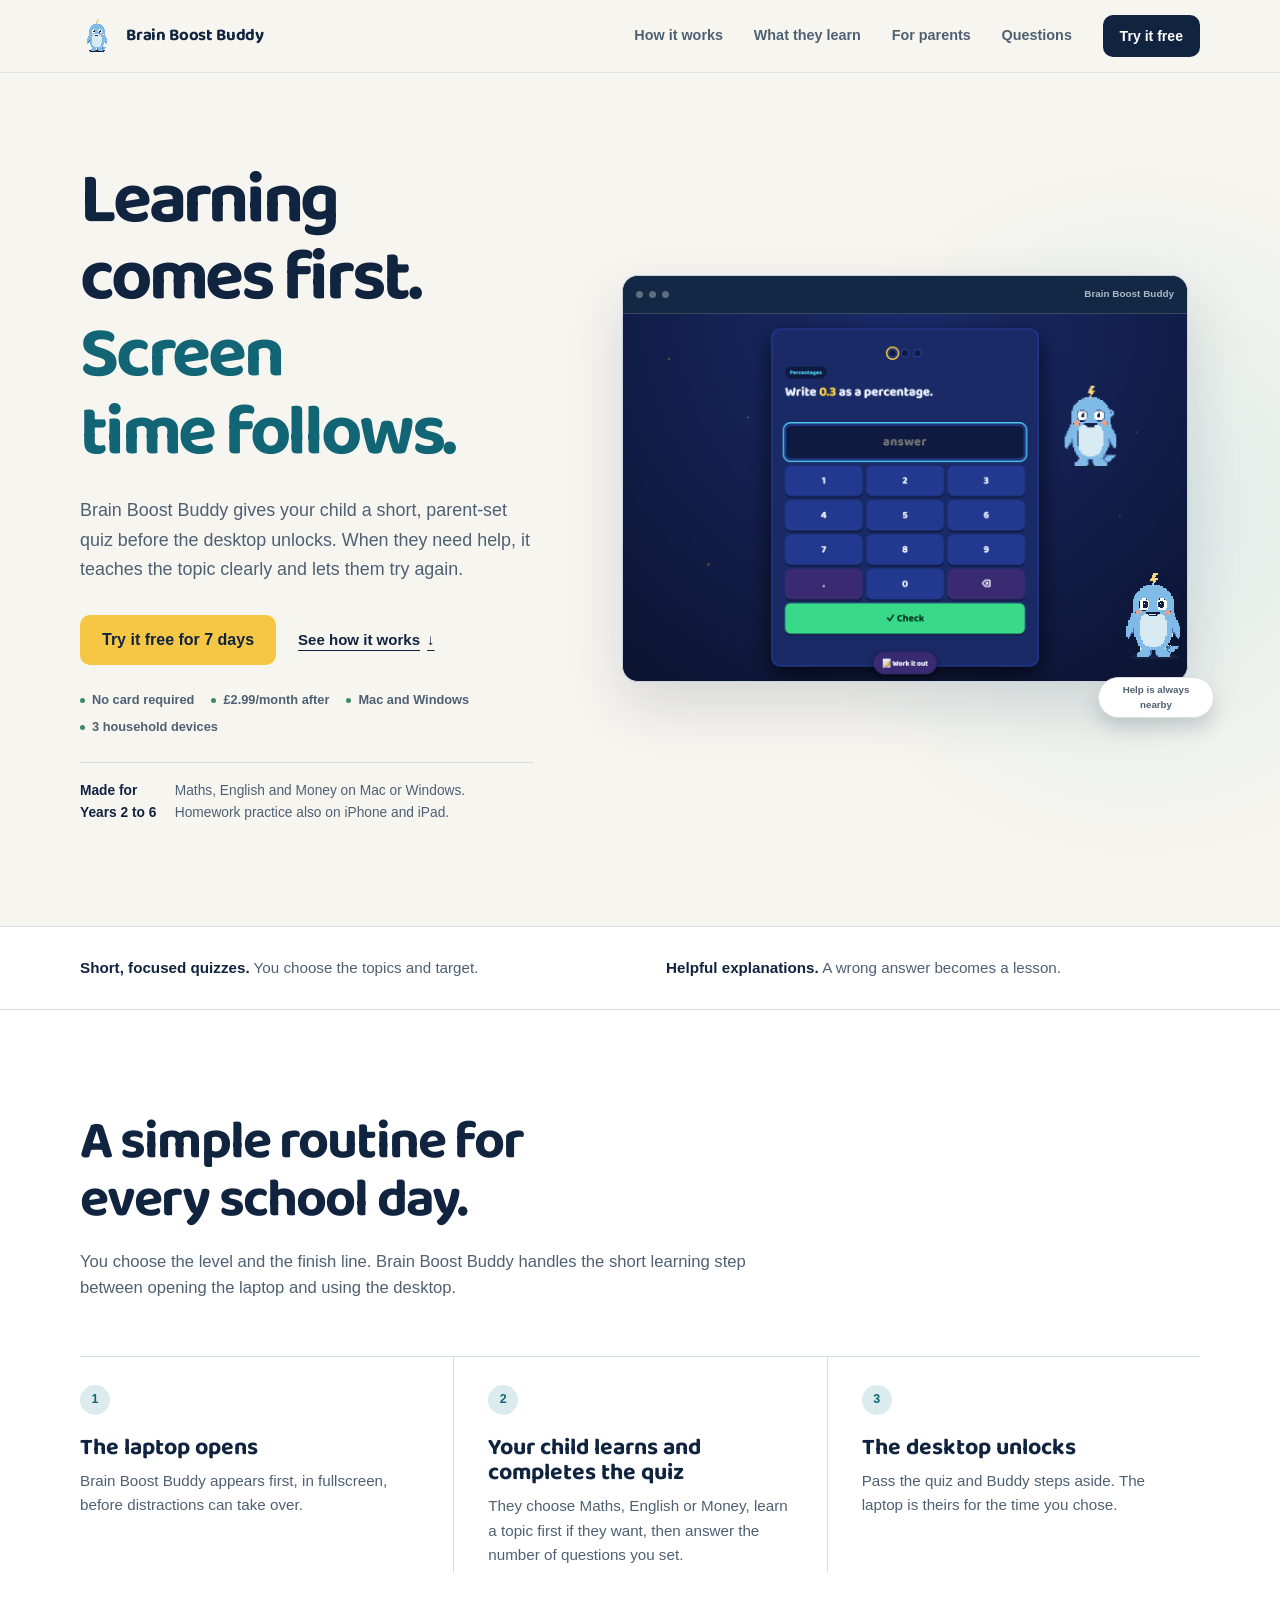
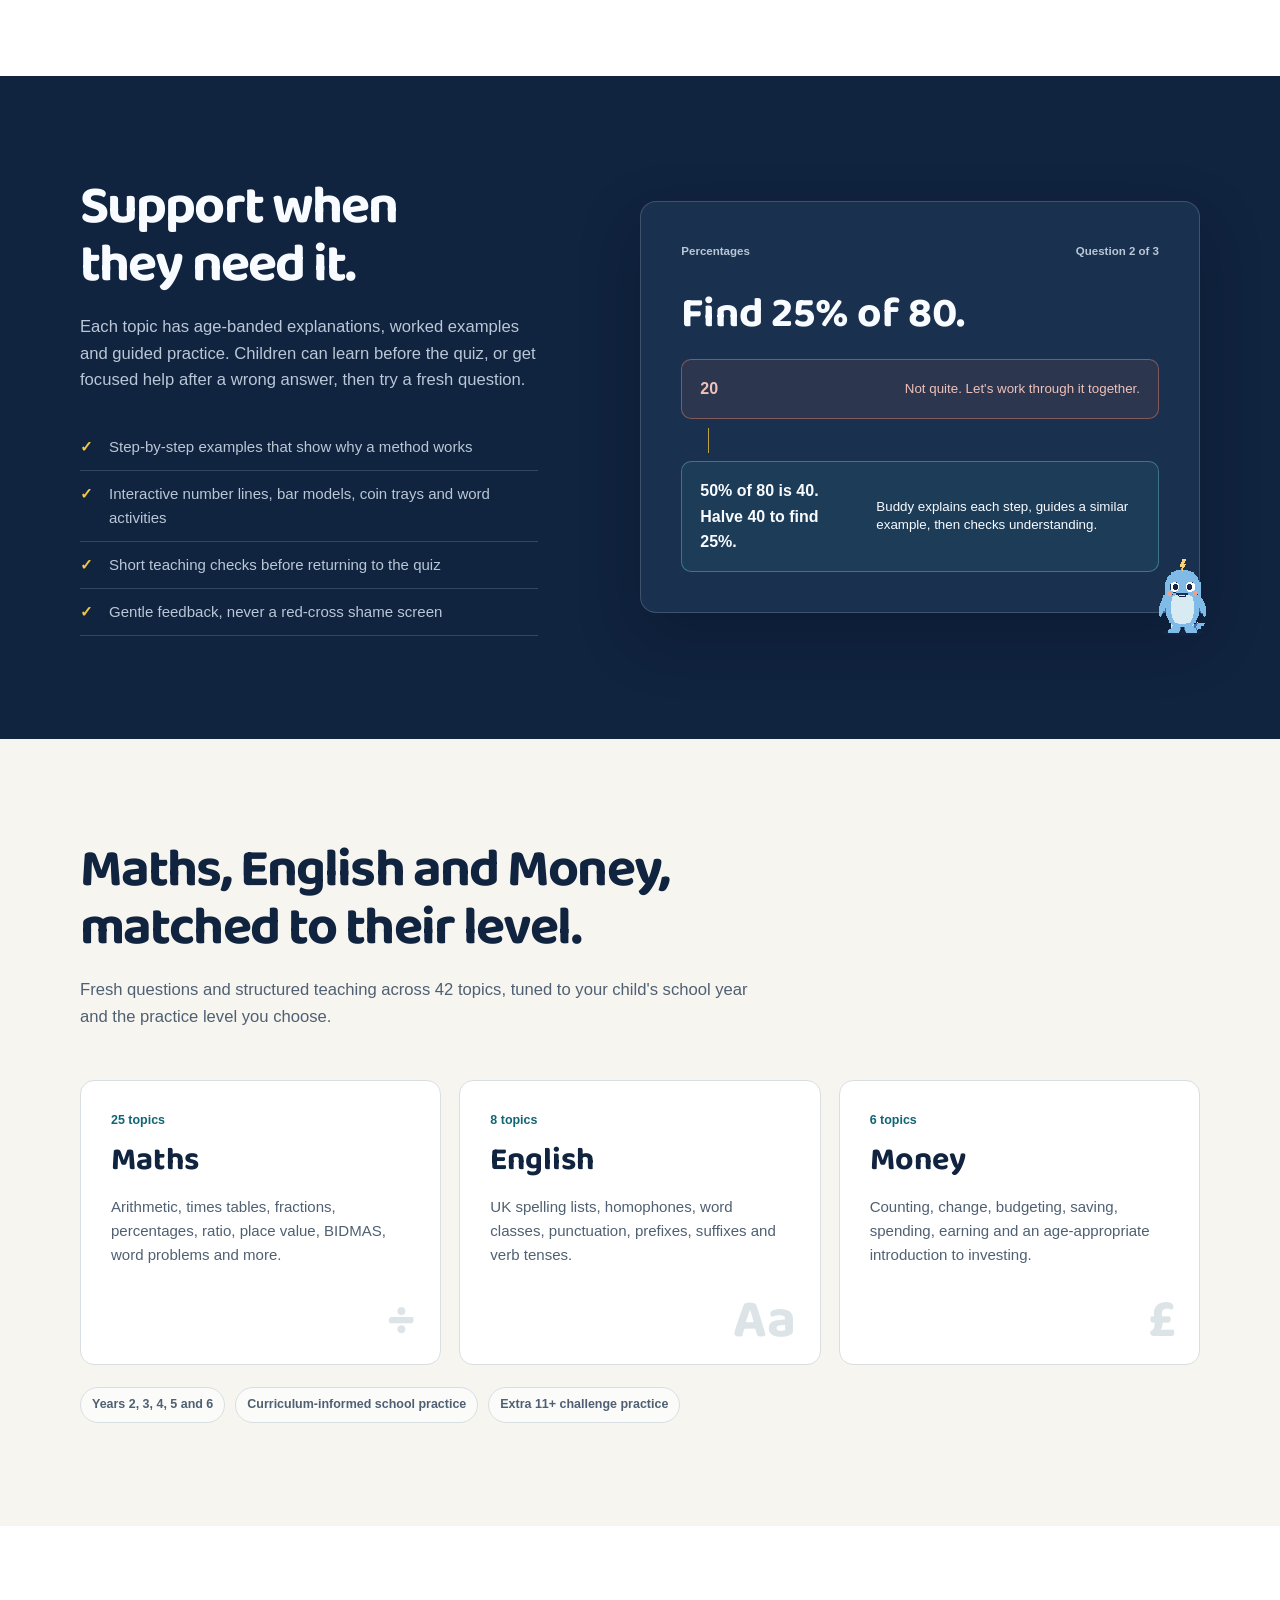
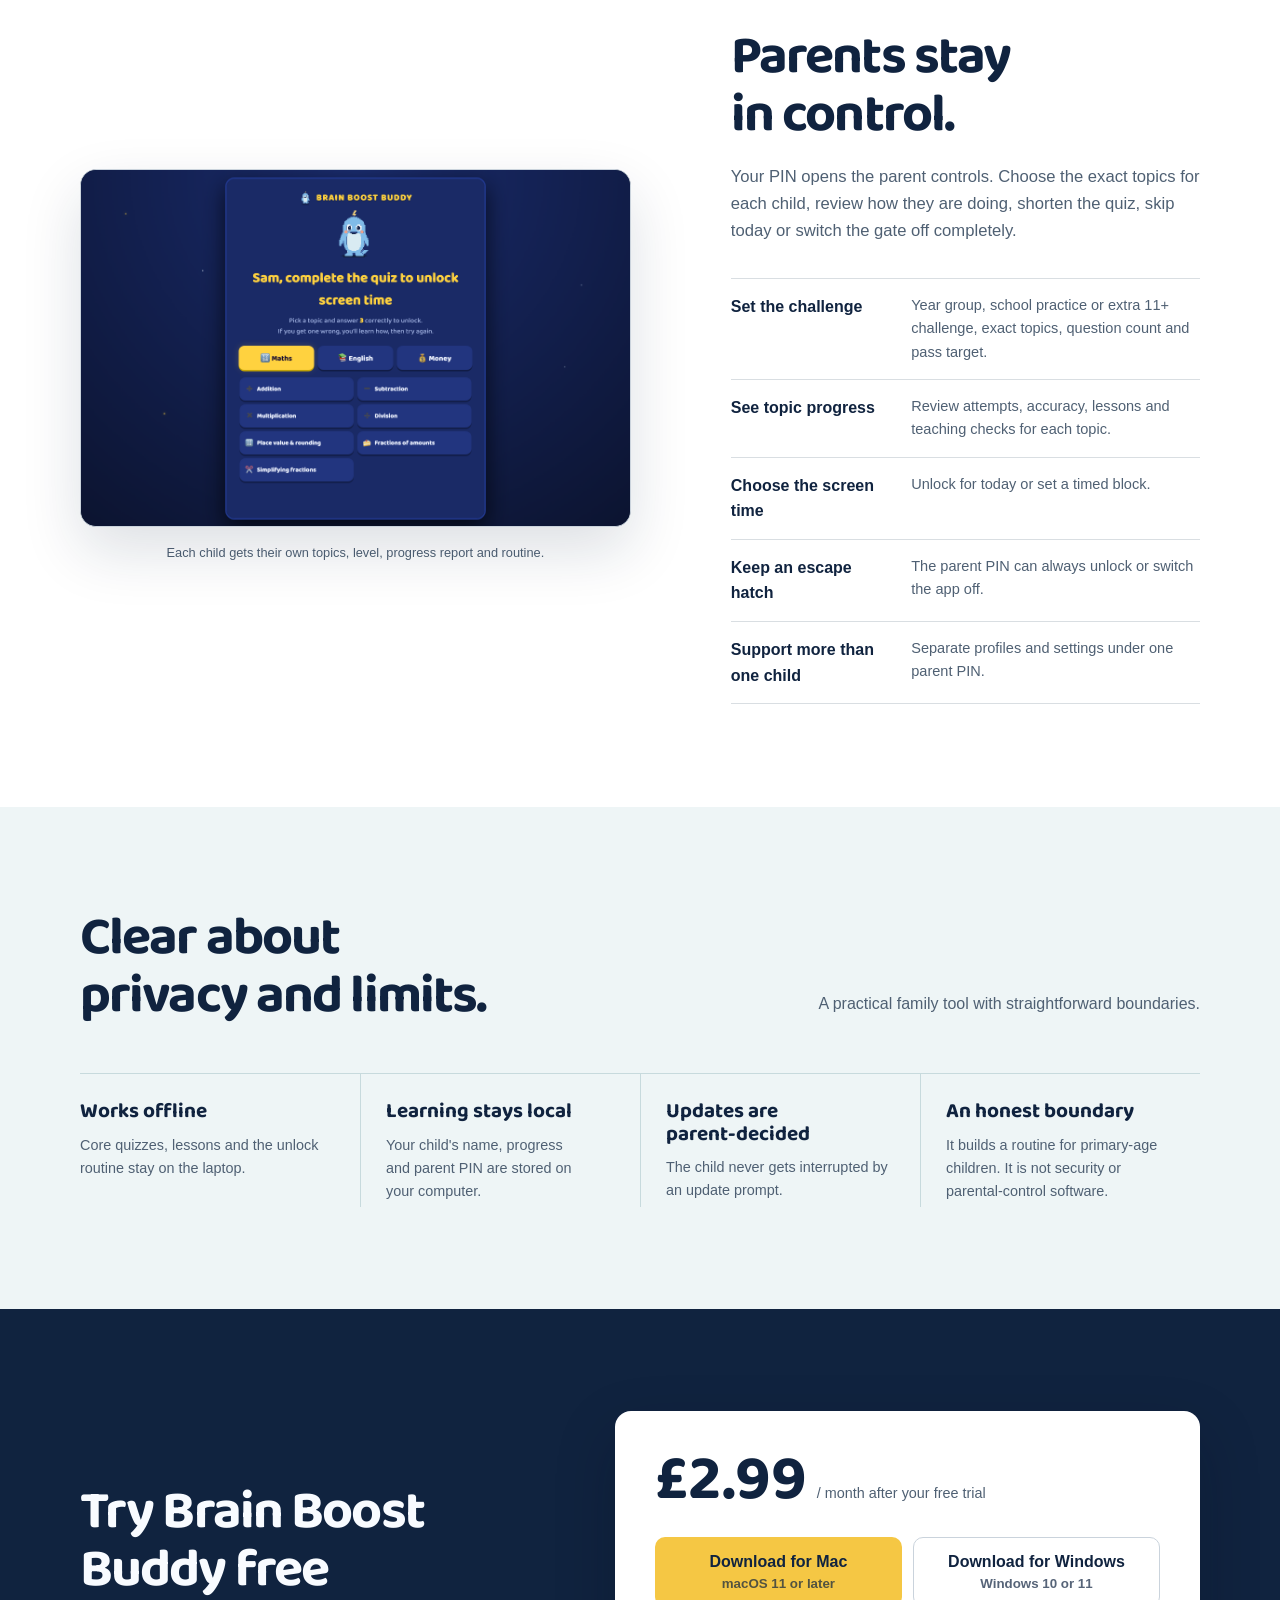
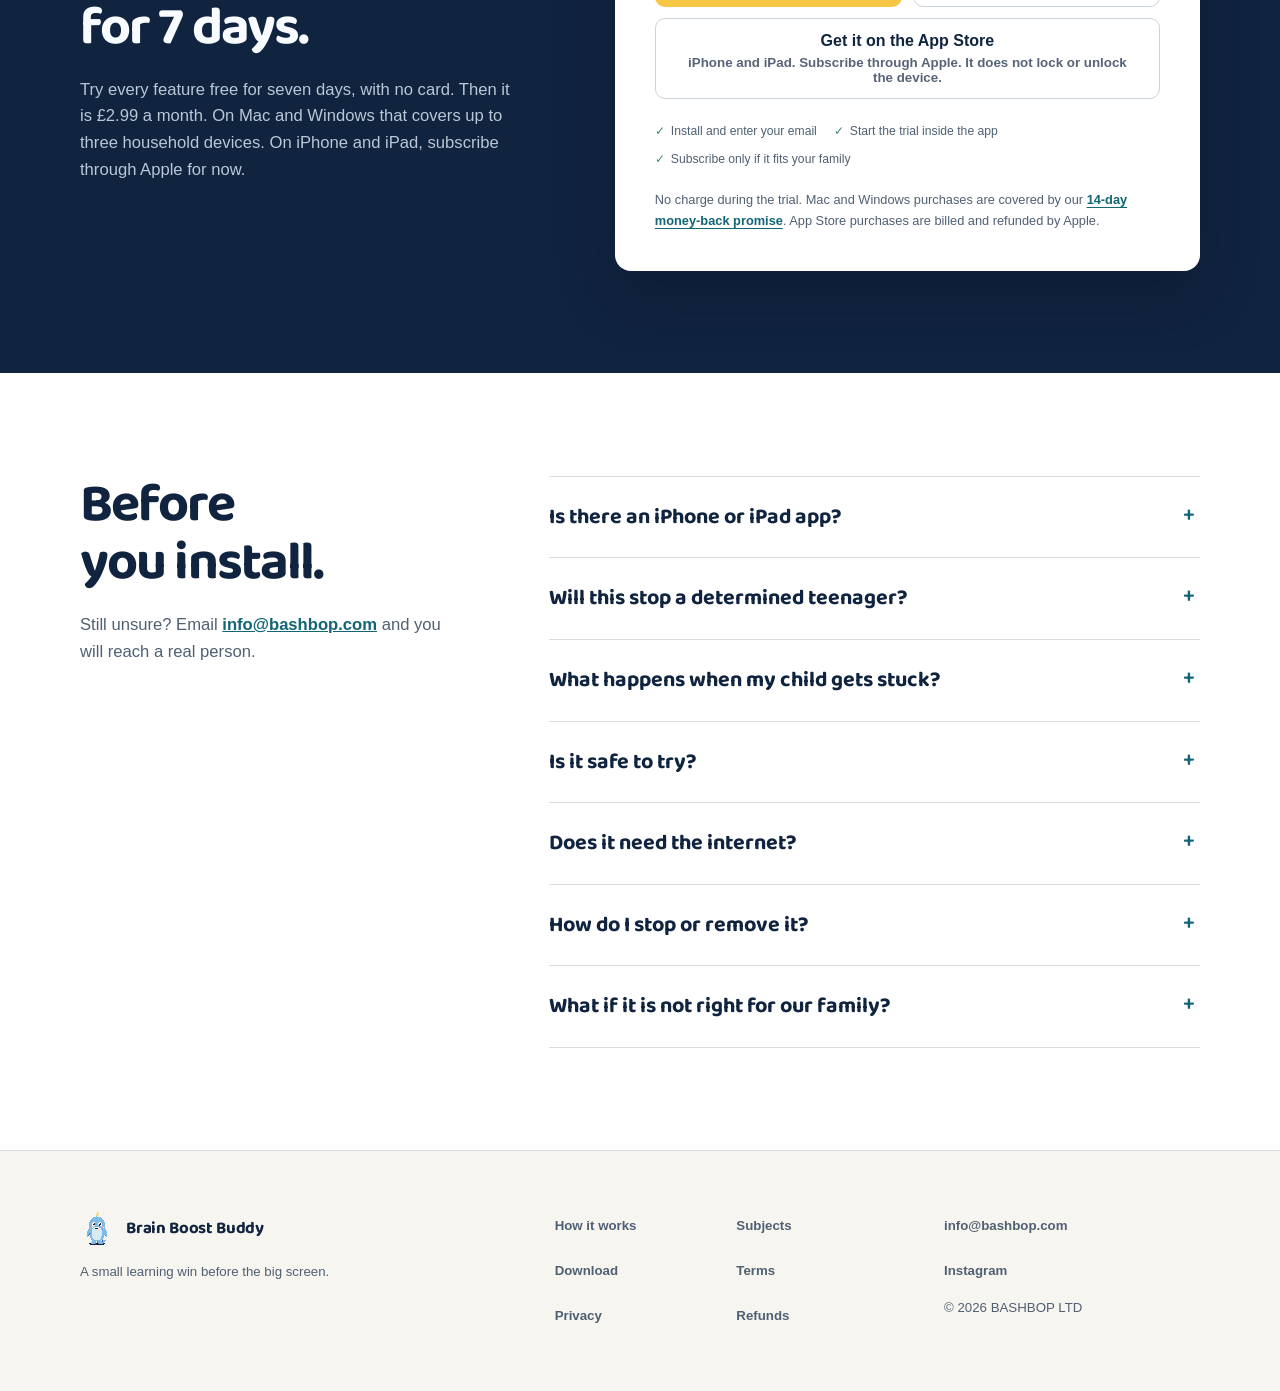
<file: index.html>
<!doctype html>
<html lang="en-GB">
<head>
  <meta charset="utf-8">
  <!-- Google Tag Manager -->
  <script>(function(w,d,s,l,i){w[l]=w[l]||[];w[l].push({'gtm.start':
  new Date().getTime(),event:'gtm.js'});var f=d.getElementsByTagName(s)[0],
  j=d.createElement(s),dl=l!='dataLayer'?'&l='+l:'';j.async=true;j.src=
  'https://www.googletagmanager.com/gtm.js?id='+i+dl;f.parentNode.insertBefore(j,f);
  })(window,document,'script','dataLayer','GTM-KLPVMC8H');</script>
  <!-- End Google Tag Manager -->
  <meta name="viewport" content="width=device-width, initial-scale=1">
  <meta name="theme-color" content="#f8f3e8">
  <meta name="description" content="Brain Boost Buddy is a Mac and Windows learning gate for Years 2 to 6. Children practise Maths, English and Money, get guided teaching, then unlock the desktop when they pass.">
  <meta property="og:title" content="Brain Boost Buddy: learning before screen time">
  <meta property="og:description" content="Parent-set quizzes, clear teaching and progress reports before the desktop unlocks. Seven days free, then £2.99 a month for the household.">
  <meta property="og:type" content="website">
  <meta property="og:url" content="https://brainboostbuddy.com/">
  <meta property="og:image" content="https://brainboostbuddy.com/media/social-card.png">
  <meta property="og:image:width" content="1200">
  <meta property="og:image:height" content="630">
  <meta name="twitter:card" content="summary_large_image">
  <meta name="twitter:title" content="Brain Boost Buddy: learning before screen time">
  <meta name="twitter:description" content="Parent-set quizzes, clear teaching and progress reports before the desktop unlocks. Seven days free.">
  <meta name="twitter:image" content="https://brainboostbuddy.com/media/social-card.png">
  <title>Brain Boost Buddy: learning before screen time</title>
  <link rel="icon" type="image/svg+xml" href="logo-mark.svg" sizes="any">
  <link rel="icon" type="image/png" href="icon.png" sizes="1024x1024">
  <link rel="stylesheet" href="site.css?v=20260904-ios-live">
  <script src="site.js?v=20260904-ios-live" defer></script>
</head>
<body>
  <!-- Google Tag Manager (noscript) -->
  <noscript><iframe src="https://www.googletagmanager.com/ns.html?id=GTM-KLPVMC8H"
  height="0" width="0" style="display:none;visibility:hidden"></iframe></noscript>
  <!-- End Google Tag Manager (noscript) -->

  <a class="skip-link" href="#main">Skip to content</a>

  <header class="site-header" data-header>
    <div class="shell nav-shell">
      <a class="wordmark" href="#top" aria-label="Brain Boost Buddy home">
        <img src="logo-mark.svg" alt="" width="36" height="36">
        <span>Brain Boost Buddy</span>
      </a>

      <button class="menu-button" type="button" aria-expanded="false" aria-controls="primary-nav" data-menu-button>
        <span class="menu-label">Menu</span>
        <span class="menu-lines" aria-hidden="true"><i></i><i></i></span>
      </button>

      <nav class="primary-nav" id="primary-nav" aria-label="Main navigation" data-menu>
        <a href="#routine">How it works</a>
        <a href="#subjects">What they learn</a>
        <a href="#parents">For parents</a>
        <a href="#questions">Questions</a>
        <a class="button button-small button-ink" href="#download">Try it free</a>
      </nav>
    </div>
  </header>

  <main id="main">
    <section class="hero" id="top">
      <div class="shell hero-grid">
        <div class="hero-copy" data-reveal>
          <h1>Learning comes first. <span>Screen time follows.</span></h1>
          <p class="hero-lede">Brain Boost Buddy gives your child a short, parent-set quiz before the desktop unlocks. When they need help, it teaches the topic clearly and lets them try again.</p>

          <div class="hero-actions">
            <a class="button button-primary" href="#download">Try it free for 7 days</a>
            <a class="text-link" href="#routine">See how it works <span aria-hidden="true">↓</span></a>
          </div>

          <ul class="hero-facts" aria-label="Trial and compatibility">
            <li>No card required</li>
            <li>£2.99/month after</li>
            <li>Mac and Windows</li>
            <li>3 household devices</li>
          </ul>
          <div class="hero-assurance" aria-label="Who Brain Boost Buddy is for">
            <strong>Made for Years 2 to 6</strong>
            <span>Maths, English and Money on Mac or Windows. Homework practice also on iPhone and iPad.</span>
          </div>
        </div>

        <div class="hero-product" data-reveal>
          <div class="product-frame">
            <div class="window-bar" aria-hidden="true">
              <span></span><span></span><span></span>
              <b>Brain Boost Buddy</b>
            </div>
            <img src="media/product-quiz.png" alt="Brain Boost Buddy showing a percentages question with Buddy the dolphin quietly helping beside it" width="1180" height="780">
          </div>
          <div class="buddy-perch" aria-label="Buddy is thinking">
            <img src="buddy-sprite.svg" alt="Buddy, the Brain Boost Buddy dolphin" width="128" height="128">
            <span>Help is always nearby</span>
          </div>
        </div>
      </div>
    </section>

    <aside class="promise-band" aria-label="What makes Brain Boost Buddy different">
      <div class="shell promise-line">
        <p><strong>Short, focused quizzes.</strong> You choose the topics and target.</p>
        <p><strong>Helpful explanations.</strong> A wrong answer becomes a lesson.</p>
      </div>
    </aside>

    <section class="routine section-pad" id="routine">
      <div class="shell">
        <div class="section-intro split-intro" data-reveal>
          <div>
            <h2>A simple routine for every school day.</h2>
            <p>You choose the level and the finish line. Brain Boost Buddy handles the short learning step between opening the laptop and using the desktop.</p>
          </div>
        </div>

        <ol class="routine-steps">
          <li data-reveal>
            <span class="step-index">1</span>
            <div>
              <h3>The laptop opens</h3>
              <p>Brain Boost Buddy appears first, in fullscreen, before distractions can take over.</p>
            </div>
          </li>
          <li data-reveal>
            <span class="step-index">2</span>
            <div>
              <h3>Your child learns and completes the quiz</h3>
              <p>They choose Maths, English or Money, learn a topic first if they want, then answer the number of questions you set.</p>
            </div>
          </li>
          <li data-reveal>
            <span class="step-index">3</span>
            <div>
              <h3>The desktop unlocks</h3>
              <p>Pass the quiz and Buddy steps aside. The laptop is theirs for the time you chose.</p>
            </div>
          </li>
        </ol>
      </div>
    </section>

    <section class="learning section-pad" id="learning">
      <div class="shell learning-grid">
        <div class="learning-copy" data-reveal>
          <h2>Support when they need it.</h2>
          <p class="large-copy">Each topic has age-banded explanations, worked examples and guided practice. Children can learn before the quiz, or get focused help after a wrong answer, then try a fresh question.</p>

          <ul class="plain-checks">
            <li>Step-by-step examples that show why a method works</li>
            <li>Interactive number lines, bar models, coin trays and word activities</li>
            <li>Short teaching checks before returning to the quiz</li>
            <li>Gentle feedback, never a red-cross shame screen</li>
          </ul>
        </div>

        <div class="lesson-story" data-reveal>
          <div class="lesson-topline"><span>Percentages</span><span>Question 2 of 3</span></div>
          <p class="lesson-question">Find 25% of 80.</p>
          <div class="lesson-answer lesson-answer-miss"><span>20</span><small>Not quite. Let's work through it together.</small></div>
          <div class="lesson-bridge" aria-hidden="true"><span></span></div>
          <div class="lesson-answer lesson-answer-teach"><span>50% of 80 is 40. Halve 40 to find 25%.</span><small>Buddy explains each step, guides a similar example, then checks understanding.</small></div>
          <img class="lesson-buddy" src="buddy-sprite.svg" alt="" width="112" height="112">
        </div>
      </div>
    </section>

    <section class="subjects section-pad" id="subjects">
      <div class="shell">
        <div class="section-intro subject-intro" data-reveal>
          <h2>Maths, English and Money, matched to their level.</h2>
          <p>Fresh questions and structured teaching across 42 topics, tuned to your child's school year and the practice level you choose.</p>
        </div>

        <div class="subject-list">
          <article data-reveal>
            <p class="subject-count">25 topics</p>
            <h3>Maths</h3>
            <p>Arithmetic, times tables, fractions, percentages, ratio, place value, BIDMAS, word problems and more.</p>
            <span class="subject-mark subject-maths" aria-hidden="true">÷</span>
          </article>
          <article data-reveal>
            <p class="subject-count">8 topics</p>
            <h3>English</h3>
            <p>UK spelling lists, homophones, word classes, punctuation, prefixes, suffixes and verb tenses.</p>
            <span class="subject-mark subject-english" aria-hidden="true">Aa</span>
          </article>
          <article data-reveal>
            <p class="subject-count">6 topics</p>
            <h3>Money</h3>
            <p>Counting, change, budgeting, saving, spending, earning and an age-appropriate introduction to investing.</p>
            <span class="subject-mark subject-money" aria-hidden="true">£</span>
          </article>
        </div>

        <div class="track-strip" data-reveal>
          <span>Years 2, 3, 4, 5 and 6</span>
          <span>Curriculum-informed school practice</span>
          <span>Extra 11+ challenge practice</span>
        </div>
      </div>
    </section>

    <section class="parents section-pad" id="parents">
      <div class="shell parent-grid">
        <div class="parent-visual" data-reveal>
          <figure class="second-product-frame">
            <img src="media/product-topics.png" alt="Brain Boost Buddy topic picker with Maths, English and Money choices for Sam" width="1180" height="780">
          </figure>
          <p class="visual-caption">Each child gets their own topics, level, progress report and routine.</p>
        </div>

        <div class="parent-copy" data-reveal>
          <h2>Parents stay in control.</h2>
          <p class="large-copy">Your PIN opens the parent controls. Choose the exact topics for each child, review how they are doing, shorten the quiz, skip today or switch the gate off completely.</p>

          <dl class="control-list">
            <div><dt>Set the challenge</dt><dd>Year group, school practice or extra 11+ challenge, exact topics, question count and pass target.</dd></div>
            <div><dt>See topic progress</dt><dd>Review attempts, accuracy, lessons and teaching checks for each topic.</dd></div>
            <div><dt>Choose the screen time</dt><dd>Unlock for today or set a timed block.</dd></div>
            <div><dt>Keep an escape hatch</dt><dd>The parent PIN can always unlock or switch the app off.</dd></div>
            <div><dt>Support more than one child</dt><dd>Separate profiles and settings under one parent PIN.</dd></div>
          </dl>
        </div>
      </div>
    </section>

    <section class="trust section-pad">
      <div class="shell">
        <div class="trust-heading" data-reveal>
          <h2>Clear about privacy and limits.</h2>
          <p>A practical family tool with straightforward boundaries.</p>
        </div>

        <div class="trust-grid">
          <article data-reveal><h3>Works offline</h3><p>Core quizzes, lessons and the unlock routine stay on the laptop.</p></article>
          <article data-reveal><h3>Learning stays local</h3><p>Your child's name, progress and parent PIN are stored on your computer.</p></article>
          <article data-reveal><h3>Updates are parent-decided</h3><p>The child never gets interrupted by an update prompt.</p></article>
          <article data-reveal><h3>An honest boundary</h3><p>It builds a routine for primary-age children. It is not security or parental-control software.</p></article>
        </div>
      </div>
    </section>

    <section class="download section-pad" id="download">
      <div class="shell download-shell">
        <div class="download-copy" data-reveal>
          <h2>Try Brain Boost Buddy free for 7 days.</h2>
          <p>Try every feature free for seven days, with no card. Then it is £2.99 a month. On Mac and Windows that covers up to three household devices. On iPhone and iPad, subscribe through Apple for now.</p>
        </div>

        <div class="download-panel" data-reveal>
          <div class="price-line"><strong>£2.99</strong><span>/ month after your free trial</span></div>
          <div class="download-buttons">
            <a class="button button-primary download-button" data-platform="mac" href="https://images.bashbop.com/brain-boost-updates/BrainBoostBuddy-2.7.0-mac.dmg">
              <span>Download for Mac</span><small>macOS 11 or later</small>
            </a>
            <a class="button button-light download-button" data-platform="windows" href="https://images.bashbop.com/brain-boost-updates/BrainBoostBuddy-2.7.0-Setup.exe">
              <span>Download for Windows</span><small>Windows 10 or 11</small>
            </a>
            <a class="button button-light download-button" data-platform="ios" href="https://apps.apple.com/app/brain-boost-buddy/id6804593627">
              <span>Get it on the App Store</span><small>iPhone and iPad. Subscribe through Apple. It does not lock or unlock the device.</small>
            </a>
          </div>
          <ul class="download-notes">
            <li>Install and enter your email</li>
            <li>Start the trial inside the app</li>
            <li>Subscribe only if it fits your family</li>
          </ul>
          <p class="download-reassurance">No charge during the trial. Mac and Windows purchases are covered by our <a href="refund.html">14-day money-back promise</a>. App Store purchases are billed and refunded by Apple.</p>
        </div>
      </div>
    </section>

    <section class="questions section-pad" id="questions">
      <div class="shell question-grid">
        <div class="question-heading" data-reveal>
          <h2>Before you install.</h2>
          <p>Still unsure? Email <a href="mailto:info@bashbop.com">info@bashbop.com</a> and you will reach a real person.</p>
        </div>

        <div class="faq-list" data-reveal>
          <details>
            <summary>Is there an iPhone or iPad app?</summary>
            <div><p>Yes. Get it on the <a href="https://apps.apple.com/app/brain-boost-buddy/id6804593627">App Store</a>. The iPhone and iPad app is homework-style practice with the same quizzes and lessons. It does not lock or unlock the device. For now, if you subscribe on iPhone or iPad, Apple handles the payment. Mac and Windows remain the screen-time gate, billed through Lemon Squeezy.</p></div>
          </details>
          <details>
            <summary>Will this stop a determined teenager?</summary>
            <div><p>No. Brain Boost Buddy is a routine-building tool for primary-age children, not an unbreakable security product. A technically skilled child with admin rights may be able to force-quit it. Use the operating system's parental controls as well when you need tighter restrictions.</p></div>
          </details>
          <details>
            <summary>What happens when my child gets stuck?</summary>
            <div><p>A wrong answer opens an age-appropriate explanation with worked examples, guided practice and a short check, followed by a fresh question. You can also use the parent PIN to change the topics, lower the difficulty, reduce the pass target, grant another go or unlock the laptop.</p></div>
          </details>
          <details>
            <summary>Is it safe to try?</summary>
            <div><p>Setup remains freely quittable until you complete the parent handoff. The Mac app is signed and notarised by Apple. Windows may show a first-run SmartScreen warning while the app builds reputation.</p></div>
          </details>
          <details>
            <summary>Does it need the internet?</summary>
            <div><p>You need Wi-Fi to start the trial or verify a subscription. Core quiz and lesson behaviour works offline, with a grace period for paid licence checks.</p></div>
          </details>
          <details>
            <summary>How do I stop or remove it?</summary>
            <div><p>Open the parent panel with your PIN and choose Switch off Brain Boost Buddy. It stops opening at login. You can then uninstall it normally or turn it back on later.</p></div>
          </details>
          <details>
            <summary>What if it is not right for our family?</summary>
            <div><p>There is no charge during the seven-day trial. After a Mac or Windows purchase, our <a href="refund.html">14-day money-back promise</a> applies. If you subscribed through the App Store, refunds are handled by Apple.</p></div>
          </details>
        </div>
      </div>
    </section>
  </main>

  <footer class="site-footer">
    <div class="shell footer-grid">
      <div>
        <a class="wordmark footer-wordmark" href="#top">
          <img src="logo-mark.svg" alt="" width="36" height="36">
          <span>Brain Boost Buddy</span>
        </a>
        <p>A small learning win before the big screen.</p>
      </div>

      <nav aria-label="Footer navigation">
        <a href="#routine">How it works</a>
        <a href="#subjects">Subjects</a>
        <a href="#download">Download</a>
        <a href="terms.html">Terms</a>
        <a href="privacy.html">Privacy</a>
        <a href="refund.html">Refunds</a>
      </nav>

      <div class="footer-meta">
        <a href="mailto:info@bashbop.com">info@bashbop.com</a>
        <a href="https://www.instagram.com/brainboostbuddy/" target="_blank" rel="noopener">Instagram</a>
        <p>© 2026 BASHBOP LTD</p>
      </div>
    </div>
  </footer>
</body>
</html>
</file>
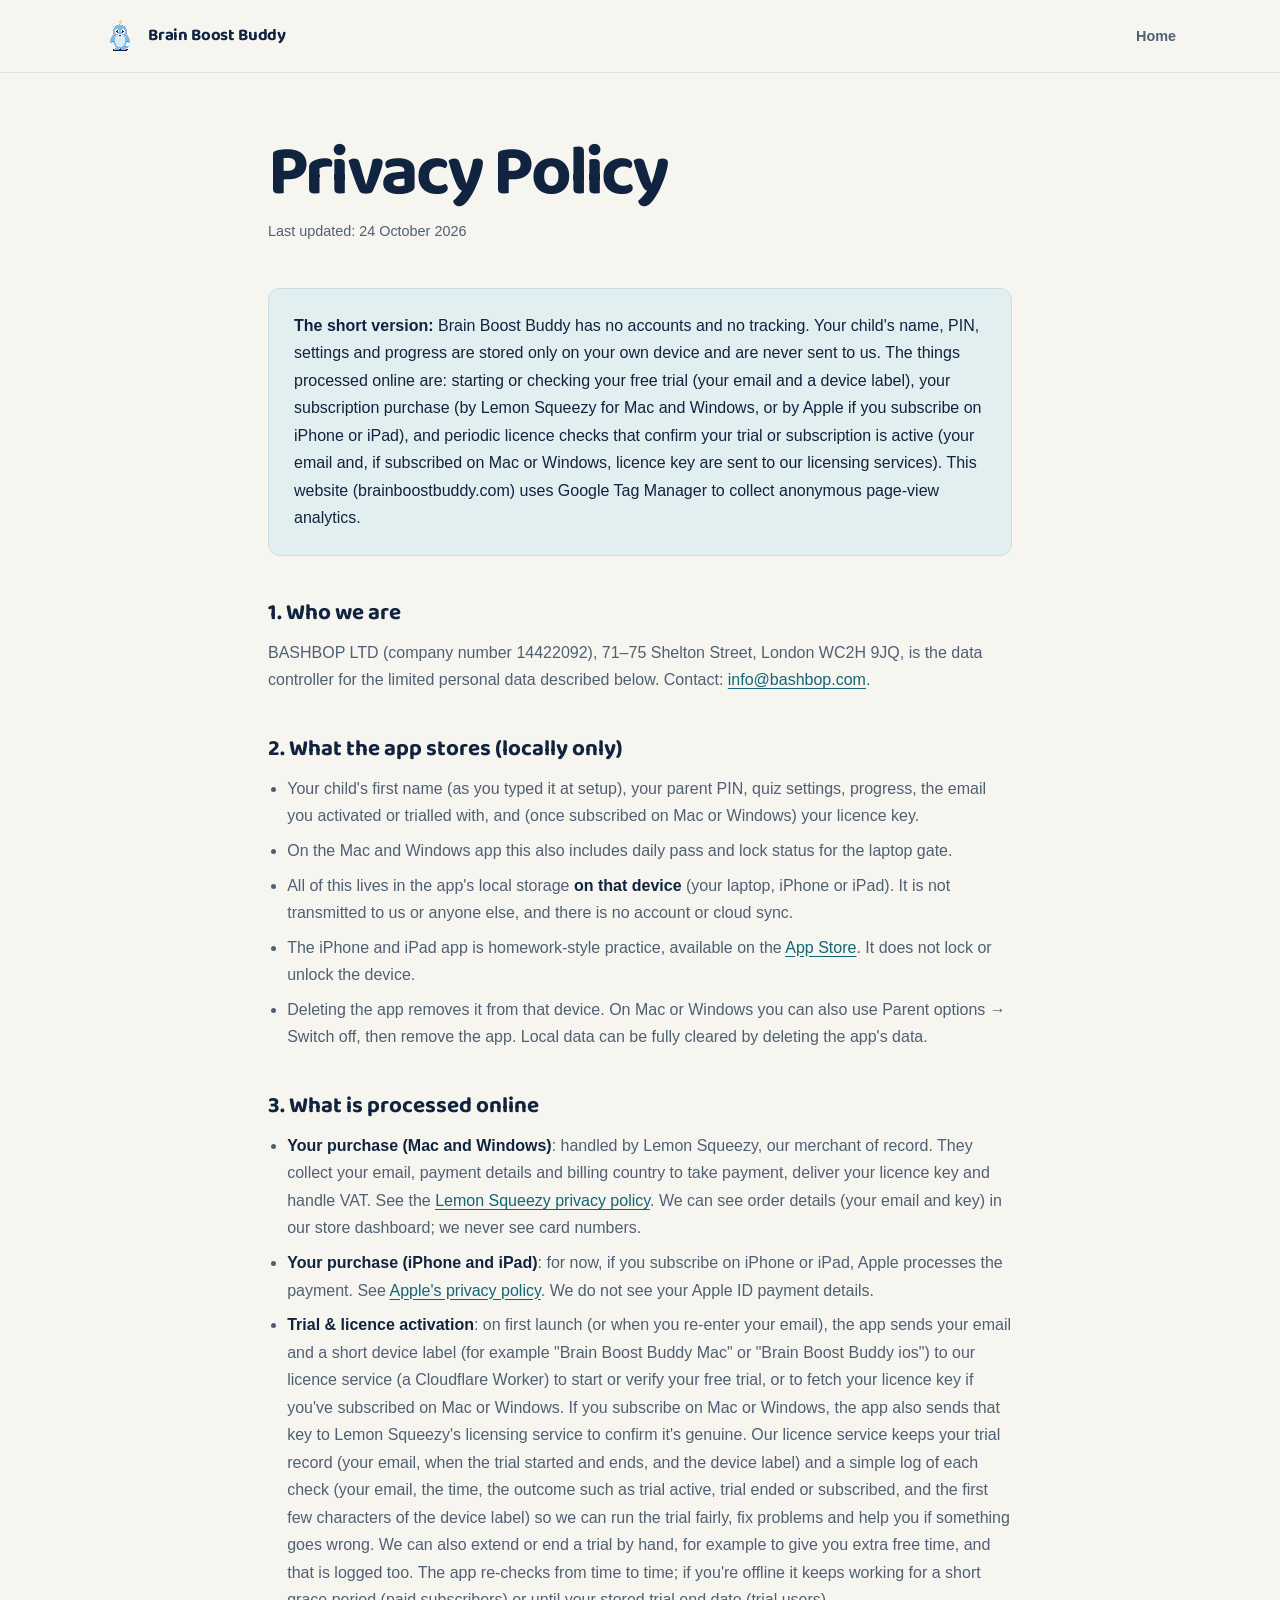
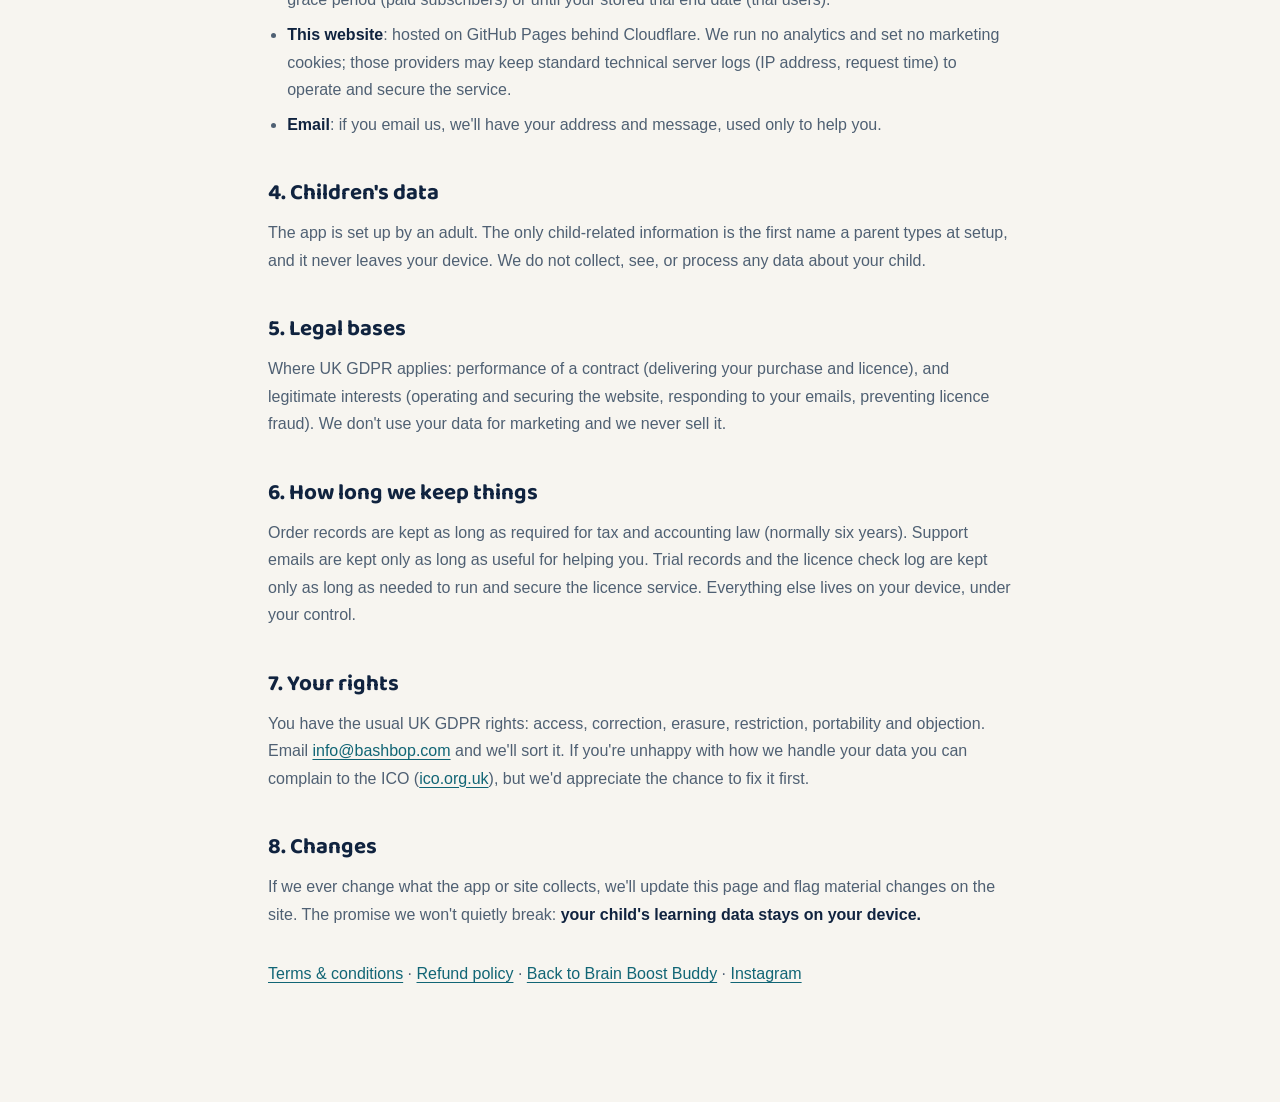
<file: privacy.html>
<!DOCTYPE html>
<html lang="en-GB">
<head>
<meta charset="UTF-8">
<!-- Google Tag Manager -->
<script>(function(w,d,s,l,i){w[l]=w[l]||[];w[l].push({'gtm.start':
new Date().getTime(),event:'gtm.js'});var f=d.getElementsByTagName(s)[0],
j=d.createElement(s),dl=l!='dataLayer'?'&l='+l:'';j.async=true;j.src=
'https://www.googletagmanager.com/gtm.js?id='+i+dl;f.parentNode.insertBefore(j,f);
})(window,document,'script','dataLayer','GTM-KLPVMC8H');</script>
<!-- End Google Tag Manager -->
<meta name="viewport" content="width=device-width, initial-scale=1">
<title>Privacy Policy · Brain Boost Buddy</title>
<link rel="icon" type="image/svg+xml" href="logo-mark.svg" sizes="any">
<link rel="icon" type="image/png" href="icon.png" sizes="1024x1024">
<meta name="description" content="Privacy policy for Brain Boost Buddy by BASHBOP LTD: no accounts, no tracking, your child's learning data stays on your device.">
<style>
  :root{--bg:#0c1430;--panel:#1a2a66;--accent:#ffd23f;--cyan:#4cc9f0;--text:#eef3ff;--muted:#9fb0e0;--border:rgba(159,176,224,.22)}
  *{margin:0;padding:0;box-sizing:border-box}
  body{background:var(--bg);color:var(--text);font-family:-apple-system,BlinkMacSystemFont,"Segoe UI",Roboto,Helvetica,Arial,sans-serif;line-height:1.7;-webkit-font-smoothing:antialiased}
  h1,h2,.wordmark{font-family:'Baloo 2','Segoe UI','Trebuchet MS',system-ui,sans-serif}
  .wrap{max-width:760px;margin:0 auto;padding:0 24px 80px}
  header{position:sticky;top:0;background:rgba(12,20,48,.88);backdrop-filter:blur(10px);border-bottom:1px solid var(--border);margin-bottom:40px}
  .nav{display:flex;align-items:center;justify-content:space-between;padding:14px 24px;max-width:1080px;margin:0 auto}
  .wordmark{display:inline-flex;align-items:center;gap:9px;font-weight:800;font-size:1.05rem;letter-spacing:.06em;color:var(--text);text-decoration:none}
  .wordmark img{width:24px;height:24px;display:block;flex-shrink:0}
  a{color:var(--cyan)}
  h1{font-size:2rem;margin-bottom:.4rem}
  .updated{color:var(--muted);font-size:.9rem;margin-bottom:2rem}
  h2{font-size:1.2rem;margin:2rem 0 .6rem;color:var(--accent)}
  p,li{color:var(--muted);font-size:1rem;margin-bottom:.8rem}
  li{margin-left:1.2rem}
  strong{color:var(--text)}
  .card{background:var(--panel);border:1px solid var(--border);border-radius:14px;padding:18px 20px;margin:1rem 0}
</style>
<link rel="stylesheet" href="policy.css">
</head>
<body>
<!-- Google Tag Manager (noscript) -->
<noscript><iframe src="https://www.googletagmanager.com/ns.html?id=GTM-KLPVMC8H"
height="0" width="0" style="display:none;visibility:hidden"></iframe></noscript>
<!-- End Google Tag Manager (noscript) -->
<header><div class="nav"><a class="wordmark" href="/"><img src="logo-mark.svg" alt="">Brain Boost Buddy</a><a href="/">Home</a></div></header>
<div class="wrap">
<h1>Privacy Policy</h1>
<p class="updated">Last updated: 24 October 2026</p>

<div class="card"><p><strong>The short version:</strong> Brain Boost Buddy has no accounts and no tracking. Your child's name, PIN, settings and progress are stored only on your own device and are never sent to us. The things processed online are: starting or checking your free trial (your email and a device label), your subscription purchase (by Lemon Squeezy for Mac and Windows, or by Apple if you subscribe on iPhone or iPad), and periodic licence checks that confirm your trial or subscription is active (your email and, if subscribed on Mac or Windows, licence key are sent to our licensing services). This website (brainboostbuddy.com) uses Google Tag Manager to collect anonymous page-view analytics.</p></div>

<h2>1. Who we are</h2>
<p>BASHBOP LTD (company number 14422092), 71–75 Shelton Street, London WC2H 9JQ, is the data controller for the limited personal data described below. Contact: <a href="mailto:info@bashbop.com">info@bashbop.com</a>.</p>

<h2>2. What the app stores (locally only)</h2>
<ul>
  <li>Your child's first name (as you typed it at setup), your parent PIN, quiz settings, progress, the email you activated or trialled with, and (once subscribed on Mac or Windows) your licence key.</li>
  <li>On the Mac and Windows app this also includes daily pass and lock status for the laptop gate.</li>
  <li>All of this lives in the app's local storage <strong>on that device</strong> (your laptop, iPhone or iPad). It is not transmitted to us or anyone else, and there is no account or cloud sync.</li>
  <li>The iPhone and iPad app is homework-style practice, available on the <a href="https://apps.apple.com/app/brain-boost-buddy/id6804593627">App Store</a>. It does not lock or unlock the device.</li>
  <li>Deleting the app removes it from that device. On Mac or Windows you can also use Parent options → Switch off, then remove the app. Local data can be fully cleared by deleting the app's data.</li>
</ul>

<h2>3. What is processed online</h2>
<ul>
  <li><strong>Your purchase (Mac and Windows)</strong>: handled by Lemon Squeezy, our merchant of record. They collect your email, payment details and billing country to take payment, deliver your licence key and handle VAT. See the <a href="https://www.lemonsqueezy.com/privacy">Lemon Squeezy privacy policy</a>. We can see order details (your email and key) in our store dashboard; we never see card numbers.</li>
  <li><strong>Your purchase (iPhone and iPad)</strong>: for now, if you subscribe on iPhone or iPad, Apple processes the payment. See <a href="https://www.apple.com/legal/privacy/">Apple's privacy policy</a>. We do not see your Apple ID payment details.</li>
  <li><strong>Trial &amp; licence activation</strong>: on first launch (or when you re-enter your email), the app sends your email and a short device label (for example "Brain Boost Buddy Mac" or "Brain Boost Buddy ios") to our licence service (a Cloudflare Worker) to start or verify your free trial, or to fetch your licence key if you've subscribed on Mac or Windows. If you subscribe on Mac or Windows, the app also sends that key to Lemon Squeezy's licensing service to confirm it's genuine. Our licence service keeps your trial record (your email, when the trial started and ends, and the device label) and a simple log of each check (your email, the time, the outcome such as trial active, trial ended or subscribed, and the first few characters of the device label) so we can run the trial fairly, fix problems and help you if something goes wrong. We can also extend or end a trial by hand, for example to give you extra free time, and that is logged too. The app re-checks from time to time; if you're offline it keeps working for a short grace period (paid subscribers) or until your stored trial end date (trial users).</li>
  <li><strong>This website</strong>: hosted on GitHub Pages behind Cloudflare. We run no analytics and set no marketing cookies; those providers may keep standard technical server logs (IP address, request time) to operate and secure the service.</li>
  <li><strong>Email</strong>: if you email us, we'll have your address and message, used only to help you.</li>
</ul>

<h2>4. Children's data</h2>
<p>The app is set up by an adult. The only child-related information is the first name a parent types at setup, and it never leaves your device. We do not collect, see, or process any data about your child.</p>

<h2>5. Legal bases</h2>
<p>Where UK GDPR applies: performance of a contract (delivering your purchase and licence), and legitimate interests (operating and securing the website, responding to your emails, preventing licence fraud). We don't use your data for marketing and we never sell it.</p>

<h2>6. How long we keep things</h2>
<p>Order records are kept as long as required for tax and accounting law (normally six years). Support emails are kept only as long as useful for helping you. Trial records and the licence check log are kept only as long as needed to run and secure the licence service. Everything else lives on your device, under your control.</p>

<h2>7. Your rights</h2>
<p>You have the usual UK GDPR rights: access, correction, erasure, restriction, portability and objection. Email <a href="mailto:info@bashbop.com">info@bashbop.com</a> and we'll sort it. If you're unhappy with how we handle your data you can complain to the ICO (<a href="https://ico.org.uk">ico.org.uk</a>), but we'd appreciate the chance to fix it first.</p>

<h2>8. Changes</h2>
<p>If we ever change what the app or site collects, we'll update this page and flag material changes on the site. The promise we won't quietly break: <strong>your child's learning data stays on your device.</strong></p>

<p style="margin-top:2rem"><a href="terms.html">Terms &amp; conditions</a> · <a href="refund.html">Refund policy</a> · <a href="/">Back to Brain Boost Buddy</a> · <a href="https://www.instagram.com/brainboostbuddy/" target="_blank" rel="noopener">Instagram</a></p>
</div>
</body>
</html>
</file>
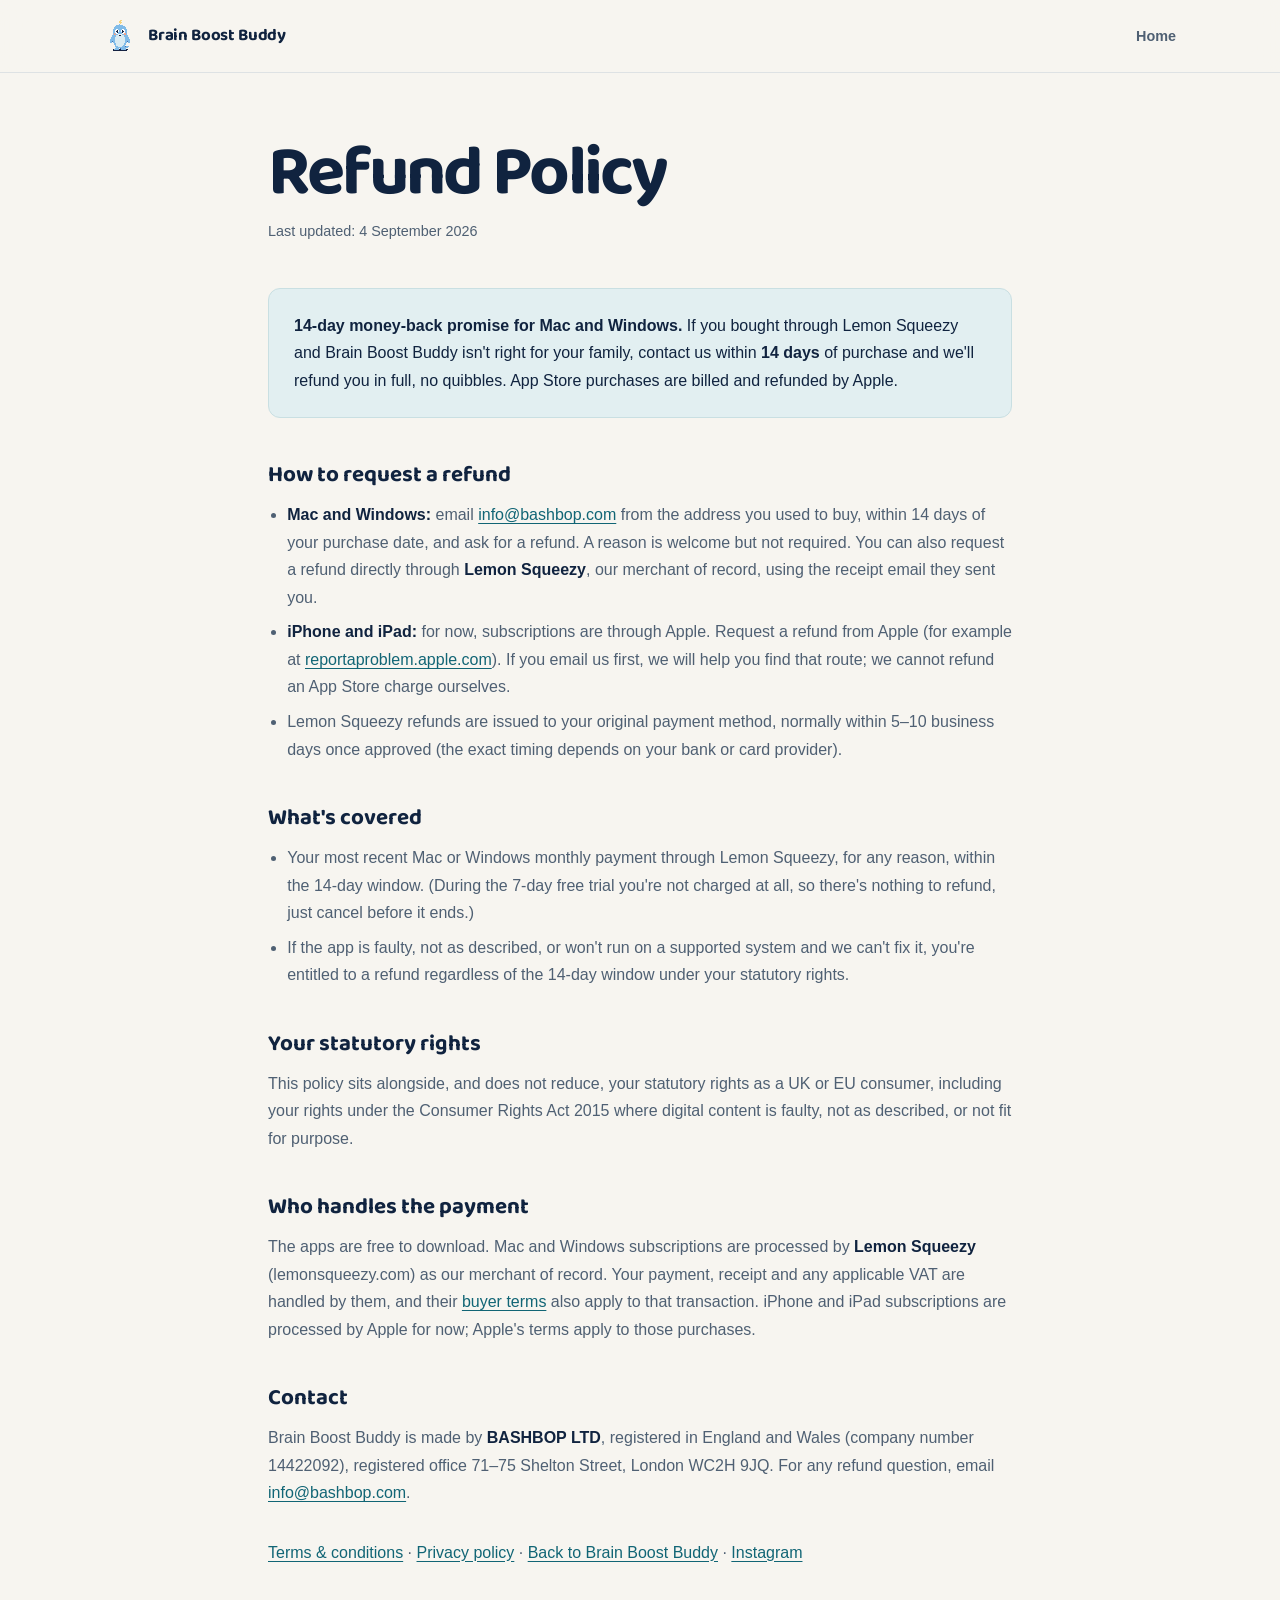
<file: refund.html>
<!DOCTYPE html>
<html lang="en-GB">
<head>
<meta charset="UTF-8">
<!-- Google Tag Manager -->
<script>(function(w,d,s,l,i){w[l]=w[l]||[];w[l].push({'gtm.start':
new Date().getTime(),event:'gtm.js'});var f=d.getElementsByTagName(s)[0],
j=d.createElement(s),dl=l!='dataLayer'?'&l='+l:'';j.async=true;j.src=
'https://www.googletagmanager.com/gtm.js?id='+i+dl;f.parentNode.insertBefore(j,f);
})(window,document,'script','dataLayer','GTM-KLPVMC8H');</script>
<!-- End Google Tag Manager -->
<meta name="viewport" content="width=device-width, initial-scale=1">
<title>Refund Policy · Brain Boost Buddy</title>
<link rel="icon" type="image/svg+xml" href="logo-mark.svg" sizes="any">
<link rel="icon" type="image/png" href="icon.png" sizes="1024x1024">
<meta name="description" content="Refund policy for Brain Boost Buddy by BASHBOP LTD: 14-day money-back promise.">
<style>
  :root{--bg:#0c1430;--panel:#1a2a66;--accent:#ffd23f;--cyan:#4cc9f0;--text:#eef3ff;--muted:#9fb0e0;--border:rgba(159,176,224,.22)}
  *{margin:0;padding:0;box-sizing:border-box}
  body{background:var(--bg);color:var(--text);font-family:-apple-system,BlinkMacSystemFont,"Segoe UI",Roboto,Helvetica,Arial,sans-serif;line-height:1.7;-webkit-font-smoothing:antialiased}
  h1,h2,.wordmark{font-family:'Baloo 2','Segoe UI','Trebuchet MS',system-ui,sans-serif}
  .wrap{max-width:760px;margin:0 auto;padding:0 24px 80px}
  header{position:sticky;top:0;background:rgba(12,20,48,.88);backdrop-filter:blur(10px);border-bottom:1px solid var(--border);margin-bottom:40px}
  .nav{display:flex;align-items:center;justify-content:space-between;padding:14px 24px;max-width:1080px;margin:0 auto}
  .wordmark{display:inline-flex;align-items:center;gap:9px;font-weight:800;font-size:1.05rem;letter-spacing:.06em;color:var(--text);text-decoration:none}
  .wordmark img{width:24px;height:24px;display:block;flex-shrink:0}
  a{color:var(--cyan)}
  h1{font-size:2rem;margin-bottom:.4rem}
  .updated{color:var(--muted);font-size:.9rem;margin-bottom:2rem}
  h2{font-size:1.2rem;margin:2rem 0 .6rem;color:var(--accent)}
  p,li{color:var(--muted);font-size:1rem;margin-bottom:.8rem}
  li{margin-left:1.2rem}
  strong{color:var(--text)}
  .card{background:var(--panel);border:1px solid var(--border);border-radius:14px;padding:18px 20px;margin:1rem 0}
</style>
<link rel="stylesheet" href="policy.css">
</head>
<body>
<!-- Google Tag Manager (noscript) -->
<noscript><iframe src="https://www.googletagmanager.com/ns.html?id=GTM-KLPVMC8H"
height="0" width="0" style="display:none;visibility:hidden"></iframe></noscript>
<!-- End Google Tag Manager (noscript) -->
<header><div class="nav"><a class="wordmark" href="/"><img src="logo-mark.svg" alt="">Brain Boost Buddy</a><a href="/">Home</a></div></header>
<div class="wrap">
<h1>Refund Policy</h1>
<p class="updated">Last updated: 4 September 2026</p>

<div class="card"><p><strong>14-day money-back promise for Mac and Windows.</strong> If you bought through Lemon Squeezy and Brain Boost Buddy isn't right for your family, contact us within <strong>14 days</strong> of purchase and we'll refund you in full, no quibbles. App Store purchases are billed and refunded by Apple.</p></div>

<h2>How to request a refund</h2>
<ul>
  <li><strong>Mac and Windows:</strong> email <a href="mailto:info@bashbop.com">info@bashbop.com</a> from the address you used to buy, within 14 days of your purchase date, and ask for a refund. A reason is welcome but not required. You can also request a refund directly through <strong>Lemon Squeezy</strong>, our merchant of record, using the receipt email they sent you.</li>
  <li><strong>iPhone and iPad:</strong> for now, subscriptions are through Apple. Request a refund from Apple (for example at <a href="https://reportaproblem.apple.com/">reportaproblem.apple.com</a>). If you email us first, we will help you find that route; we cannot refund an App Store charge ourselves.</li>
  <li>Lemon Squeezy refunds are issued to your original payment method, normally within 5–10 business days once approved (the exact timing depends on your bank or card provider).</li>
</ul>

<h2>What's covered</h2>
<ul>
  <li>Your most recent Mac or Windows monthly payment through Lemon Squeezy, for any reason, within the 14-day window. (During the 7-day free trial you're not charged at all, so there's nothing to refund, just cancel before it ends.)</li>
  <li>If the app is faulty, not as described, or won't run on a supported system and we can't fix it, you're entitled to a refund regardless of the 14-day window under your statutory rights.</li>
</ul>

<h2>Your statutory rights</h2>
<p>This policy sits alongside, and does not reduce, your statutory rights as a UK or EU consumer, including your rights under the Consumer Rights Act 2015 where digital content is faulty, not as described, or not fit for purpose.</p>

<h2>Who handles the payment</h2>
<p>The apps are free to download. Mac and Windows subscriptions are processed by <strong>Lemon Squeezy</strong> (lemonsqueezy.com) as our merchant of record. Your payment, receipt and any applicable VAT are handled by them, and their <a href="https://www.lemonsqueezy.com/buyer-terms">buyer terms</a> also apply to that transaction. iPhone and iPad subscriptions are processed by Apple for now; Apple's terms apply to those purchases.</p>

<h2>Contact</h2>
<p>Brain Boost Buddy is made by <strong>BASHBOP LTD</strong>, registered in England and Wales (company number 14422092), registered office 71–75 Shelton Street, London WC2H 9JQ. For any refund question, email <a href="mailto:info@bashbop.com">info@bashbop.com</a>.</p>

<p style="margin-top:2rem"><a href="terms.html">Terms &amp; conditions</a> · <a href="privacy.html">Privacy policy</a> · <a href="/">Back to Brain Boost Buddy</a> · <a href="https://www.instagram.com/brainboostbuddy/" target="_blank" rel="noopener">Instagram</a></p>
</div>
</body>
</html>
</file>
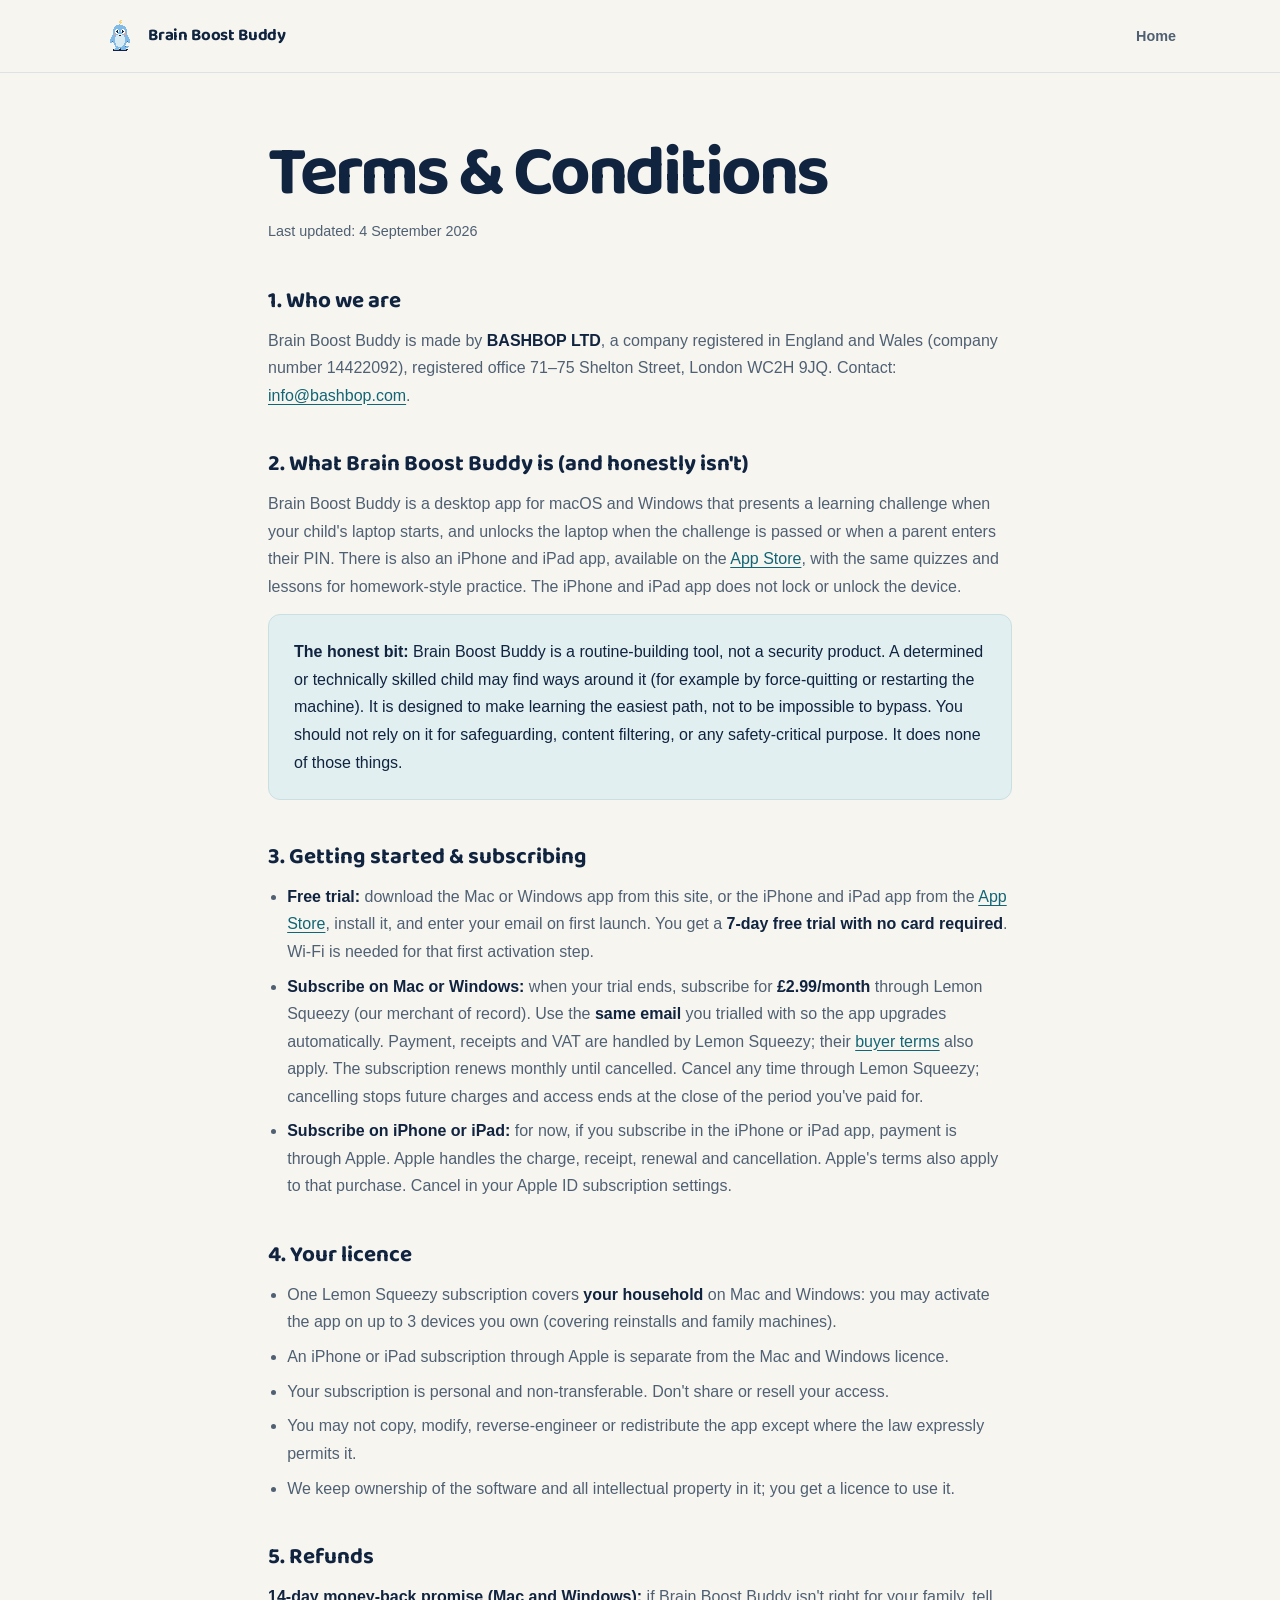
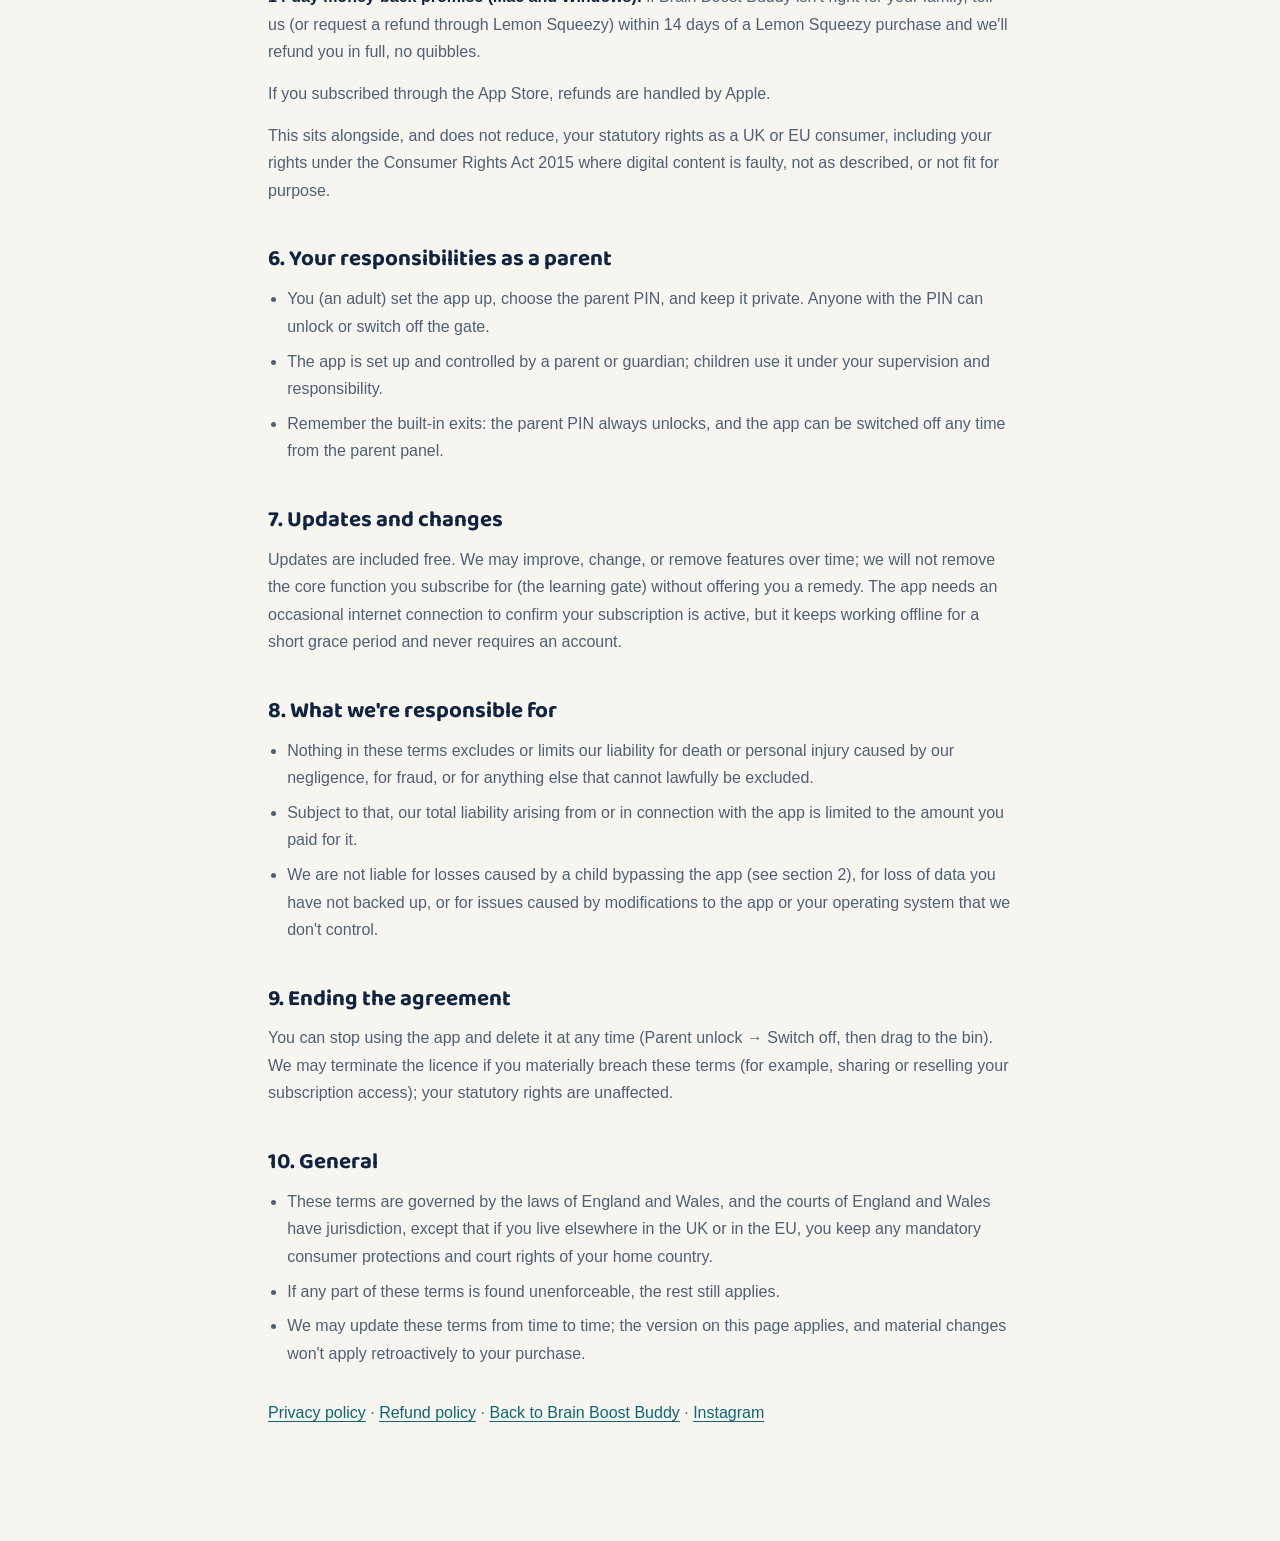
<file: terms.html>
<!DOCTYPE html>
<html lang="en-GB">
<head>
<meta charset="UTF-8">
<!-- Google Tag Manager -->
<script>(function(w,d,s,l,i){w[l]=w[l]||[];w[l].push({'gtm.start':
new Date().getTime(),event:'gtm.js'});var f=d.getElementsByTagName(s)[0],
j=d.createElement(s),dl=l!='dataLayer'?'&l='+l:'';j.async=true;j.src=
'https://www.googletagmanager.com/gtm.js?id='+i+dl;f.parentNode.insertBefore(j,f);
})(window,document,'script','dataLayer','GTM-KLPVMC8H');</script>
<!-- End Google Tag Manager -->
<meta name="viewport" content="width=device-width, initial-scale=1">
<title>Terms &amp; Conditions · Brain Boost Buddy</title>
<link rel="icon" type="image/svg+xml" href="logo-mark.svg" sizes="any">
<link rel="icon" type="image/png" href="icon.png" sizes="1024x1024">
<meta name="description" content="Terms and conditions for Brain Boost Buddy by BASHBOP LTD.">
<style>
  :root{--bg:#0c1430;--panel:#1a2a66;--accent:#ffd23f;--cyan:#4cc9f0;--text:#eef3ff;--muted:#9fb0e0;--border:rgba(159,176,224,.22)}
  *{margin:0;padding:0;box-sizing:border-box}
  body{background:var(--bg);color:var(--text);font-family:-apple-system,BlinkMacSystemFont,"Segoe UI",Roboto,Helvetica,Arial,sans-serif;line-height:1.7;-webkit-font-smoothing:antialiased}
  h1,h2,.wordmark{font-family:'Baloo 2','Segoe UI','Trebuchet MS',system-ui,sans-serif}
  .wrap{max-width:760px;margin:0 auto;padding:0 24px 80px}
  header{position:sticky;top:0;background:rgba(12,20,48,.88);backdrop-filter:blur(10px);border-bottom:1px solid var(--border);margin-bottom:40px}
  .nav{display:flex;align-items:center;justify-content:space-between;padding:14px 24px;max-width:1080px;margin:0 auto}
  .wordmark{display:inline-flex;align-items:center;gap:9px;font-weight:800;font-size:1.05rem;letter-spacing:.06em;color:var(--text);text-decoration:none}
  .wordmark img{width:24px;height:24px;display:block;flex-shrink:0}
  a{color:var(--cyan)}
  h1{font-size:2rem;margin-bottom:.4rem}
  .updated{color:var(--muted);font-size:.9rem;margin-bottom:2rem}
  h2{font-size:1.2rem;margin:2rem 0 .6rem;color:var(--accent)}
  p,li{color:var(--muted);font-size:1rem;margin-bottom:.8rem}
  li{margin-left:1.2rem}
  strong{color:var(--text)}
  .card{background:var(--panel);border:1px solid var(--border);border-radius:14px;padding:18px 20px;margin:1rem 0}
</style>
<link rel="stylesheet" href="policy.css">
</head>
<body>
<!-- Google Tag Manager (noscript) -->
<noscript><iframe src="https://www.googletagmanager.com/ns.html?id=GTM-KLPVMC8H"
height="0" width="0" style="display:none;visibility:hidden"></iframe></noscript>
<!-- End Google Tag Manager (noscript) -->
<header><div class="nav"><a class="wordmark" href="/"><img src="logo-mark.svg" alt="">Brain Boost Buddy</a><a href="/">Home</a></div></header>
<div class="wrap">
<h1>Terms &amp; Conditions</h1>
<p class="updated">Last updated: 4 September 2026</p>

<h2>1. Who we are</h2>
<p>Brain Boost Buddy is made by <strong>BASHBOP LTD</strong>, a company registered in England and Wales (company number 14422092), registered office 71–75 Shelton Street, London WC2H 9JQ. Contact: <a href="mailto:info@bashbop.com">info@bashbop.com</a>.</p>

<h2>2. What Brain Boost Buddy is (and honestly isn't)</h2>
<p>Brain Boost Buddy is a desktop app for macOS and Windows that presents a learning challenge when your child's laptop starts, and unlocks the laptop when the challenge is passed or when a parent enters their PIN. There is also an iPhone and iPad app, available on the <a href="https://apps.apple.com/app/brain-boost-buddy/id6804593627">App Store</a>, with the same quizzes and lessons for homework-style practice. The iPhone and iPad app does not lock or unlock the device.</p>
<div class="card"><p><strong>The honest bit:</strong> Brain Boost Buddy is a routine-building tool, not a security product. A determined or technically skilled child may find ways around it (for example by force-quitting or restarting the machine). It is designed to make learning the easiest path, not to be impossible to bypass. You should not rely on it for safeguarding, content filtering, or any safety-critical purpose. It does none of those things.</p></div>

<h2>3. Getting started &amp; subscribing</h2>
<ul>
  <li><strong>Free trial:</strong> download the Mac or Windows app from this site, or the iPhone and iPad app from the <a href="https://apps.apple.com/app/brain-boost-buddy/id6804593627">App Store</a>, install it, and enter your email on first launch. You get a <strong>7-day free trial with no card required</strong>. Wi‑Fi is needed for that first activation step.</li>
  <li><strong>Subscribe on Mac or Windows:</strong> when your trial ends, subscribe for <strong>£2.99/month</strong> through Lemon Squeezy (our merchant of record). Use the <strong>same email</strong> you trialled with so the app upgrades automatically. Payment, receipts and VAT are handled by Lemon Squeezy; their <a href="https://www.lemonsqueezy.com/buyer-terms">buyer terms</a> also apply. The subscription renews monthly until cancelled. Cancel any time through Lemon Squeezy; cancelling stops future charges and access ends at the close of the period you've paid for.</li>
  <li><strong>Subscribe on iPhone or iPad:</strong> for now, if you subscribe in the iPhone or iPad app, payment is through Apple. Apple handles the charge, receipt, renewal and cancellation. Apple's terms also apply to that purchase. Cancel in your Apple ID subscription settings.</li>
</ul>

<h2>4. Your licence</h2>
<ul>
  <li>One Lemon Squeezy subscription covers <strong>your household</strong> on Mac and Windows: you may activate the app on up to 3 devices you own (covering reinstalls and family machines).</li>
  <li>An iPhone or iPad subscription through Apple is separate from the Mac and Windows licence.</li>
  <li>Your subscription is personal and non-transferable. Don't share or resell your access.</li>
  <li>You may not copy, modify, reverse-engineer or redistribute the app except where the law expressly permits it.</li>
  <li>We keep ownership of the software and all intellectual property in it; you get a licence to use it.</li>
</ul>

<h2>5. Refunds</h2>
<p><strong>14-day money-back promise (Mac and Windows):</strong> if Brain Boost Buddy isn't right for your family, tell us (or request a refund through Lemon Squeezy) within 14 days of a Lemon Squeezy purchase and we'll refund you in full, no quibbles.</p>
<p>If you subscribed through the App Store, refunds are handled by Apple.</p>
<p>This sits alongside, and does not reduce, your statutory rights as a UK or EU consumer, including your rights under the Consumer Rights Act 2015 where digital content is faulty, not as described, or not fit for purpose.</p>

<h2>6. Your responsibilities as a parent</h2>
<ul>
  <li>You (an adult) set the app up, choose the parent PIN, and keep it private. Anyone with the PIN can unlock or switch off the gate.</li>
  <li>The app is set up and controlled by a parent or guardian; children use it under your supervision and responsibility.</li>
  <li>Remember the built-in exits: the parent PIN always unlocks, and the app can be switched off any time from the parent panel.</li>
</ul>

<h2>7. Updates and changes</h2>
<p>Updates are included free. We may improve, change, or remove features over time; we will not remove the core function you subscribe for (the learning gate) without offering you a remedy. The app needs an occasional internet connection to confirm your subscription is active, but it keeps working offline for a short grace period and never requires an account.</p>

<h2>8. What we're responsible for</h2>
<ul>
  <li>Nothing in these terms excludes or limits our liability for death or personal injury caused by our negligence, for fraud, or for anything else that cannot lawfully be excluded.</li>
  <li>Subject to that, our total liability arising from or in connection with the app is limited to the amount you paid for it.</li>
  <li>We are not liable for losses caused by a child bypassing the app (see section 2), for loss of data you have not backed up, or for issues caused by modifications to the app or your operating system that we don't control.</li>
</ul>

<h2>9. Ending the agreement</h2>
<p>You can stop using the app and delete it at any time (Parent unlock → Switch off, then drag to the bin). We may terminate the licence if you materially breach these terms (for example, sharing or reselling your subscription access); your statutory rights are unaffected.</p>

<h2>10. General</h2>
<ul>
  <li>These terms are governed by the laws of England and Wales, and the courts of England and Wales have jurisdiction, except that if you live elsewhere in the UK or in the EU, you keep any mandatory consumer protections and court rights of your home country.</li>
  <li>If any part of these terms is found unenforceable, the rest still applies.</li>
  <li>We may update these terms from time to time; the version on this page applies, and material changes won't apply retroactively to your purchase.</li>
</ul>

<p style="margin-top:2rem"><a href="privacy.html">Privacy policy</a> · <a href="refund.html">Refund policy</a> · <a href="/">Back to Brain Boost Buddy</a> · <a href="https://www.instagram.com/brainboostbuddy/" target="_blank" rel="noopener">Instagram</a></p>
</div>
</body>
</html>
</file>
<file: site.css>
@font-face {
  font-family: "Baloo 2";
  src: url("fonts/baloo-2-latin-600-normal.woff2") format("woff2");
  font-style: normal;
  font-weight: 600;
  font-display: swap;
}

@font-face {
  font-family: "Baloo 2";
  src: url("fonts/baloo-2-latin-700-normal.woff2") format("woff2");
  font-style: normal;
  font-weight: 700;
  font-display: swap;
}

:root {
  --paper: #f7f5f0;
  --surface: #ffffff;
  --surface-soft: #eef5f6;
  --ink: #10233f;
  --ink-soft: #4f6073;
  --navy: #10233f;
  --navy-raised: #19314f;
  --blue: #197c8c;
  --blue-deep: #116575;
  --blue-pale: #dcecee;
  --yellow: #f5c744;
  --yellow-hover: #f8d465;
  --green: #3d8a69;
  --coral: #c96755;
  --line: #d9dee2;
  --line-dark: rgba(255, 255, 255, 0.16);
  --light-text: #f8fbff;
  --light-muted: #b9c7d6;
  --shadow: 0 24px 60px rgba(16, 35, 63, 0.14);
  --font-display: "Baloo 2", "Trebuchet MS", system-ui, sans-serif;
  --font-body: -apple-system, BlinkMacSystemFont, "Segoe UI", sans-serif;
  --ease: cubic-bezier(0.2, 0.8, 0.2, 1);
}

*, *::before, *::after { box-sizing: border-box; }

html { scroll-behavior: smooth; }

body {
  margin: 0;
  background: var(--paper);
  color: var(--ink);
  font-family: var(--font-body);
  line-height: 1.6;
  -webkit-font-smoothing: antialiased;
  text-rendering: optimizeLegibility;
}

img { display: block; max-width: 100%; }
a { color: inherit; }
button, a { -webkit-tap-highlight-color: transparent; }
button { font: inherit; }
h1, h2, h3, p { margin-top: 0; }
h1, h2, h3, .wordmark { font-family: var(--font-display); }
h1, h2, h3 { color: var(--ink); line-height: 1.08; text-wrap: balance; }
p { text-wrap: pretty; }

:focus-visible {
  outline: 3px solid var(--blue);
  outline-offset: 4px;
}

.skip-link {
  position: fixed;
  top: 12px;
  left: 12px;
  z-index: 100;
  padding: 10px 14px;
  transform: translateY(-160%);
  border-radius: 8px;
  background: var(--ink);
  color: #fff;
  font-weight: 700;
  transition: transform 180ms var(--ease);
}

.skip-link:focus { transform: translateY(0); }

.shell {
  width: min(1120px, calc(100% - 48px));
  margin-inline: auto;
}

.section-pad { padding: clamp(76px, 8vw, 112px) 0; }

.site-header {
  position: sticky;
  top: 0;
  z-index: 50;
  border-bottom: 1px solid rgba(217, 222, 226, 0.75);
  background: rgba(247, 245, 240, 0.94);
  backdrop-filter: blur(14px);
}

.site-header.scrolled { box-shadow: 0 8px 24px rgba(16, 35, 63, 0.06); }

.nav-shell {
  min-height: 72px;
  display: flex;
  align-items: center;
  justify-content: space-between;
  gap: 24px;
}

.wordmark {
  display: inline-flex;
  align-items: center;
  min-height: 44px;
  gap: 10px;
  color: var(--ink);
  font-size: 1.05rem;
  font-weight: 700;
  letter-spacing: -0.01em;
  text-decoration: none;
}

.wordmark img { flex: 0 0 auto; }

.primary-nav {
  display: flex;
  align-items: center;
  gap: clamp(18px, 2.4vw, 32px);
}

.primary-nav > a:not(.button) {
  display: inline-flex;
  align-items: center;
  min-height: 44px;
  color: var(--ink-soft);
  font-size: 0.9rem;
  font-weight: 650;
  text-decoration: none;
}

.primary-nav > a:not(.button):hover { color: var(--ink); }
.menu-button { display: none; }

.button {
  display: inline-flex;
  align-items: center;
  justify-content: center;
  min-height: 50px;
  padding: 13px 21px;
  border: 1px solid transparent;
  border-radius: 10px;
  font-weight: 750;
  line-height: 1.15;
  text-align: center;
  text-decoration: none;
  transition: transform 160ms var(--ease), background 160ms ease, border-color 160ms ease;
}

.button:hover { transform: translateY(-1px); }
.button:active { transform: translateY(0); }
.button-small { min-height: 42px; padding: 9px 16px; font-size: 0.88rem; }
.button-primary { background: var(--yellow); color: var(--ink); }
.button-primary:hover { background: var(--yellow-hover); }
.button-ink { background: var(--ink); color: #fff; }
.button-ink:hover { background: #1b3658; }
.button-light { border-color: #cad3dc; background: #fff; color: var(--ink); }
.button-light:hover { border-color: #9cabb9; background: #f7f9fb; }

.hero {
  position: relative;
  overflow: hidden;
  padding: clamp(64px, 7vw, 96px) 0 clamp(72px, 8vw, 108px);
}

.hero::after {
  position: absolute;
  top: 8%;
  right: -18%;
  z-index: -1;
  width: 58vw;
  height: 58vw;
  border-radius: 50%;
  background: radial-gradient(circle, rgba(50, 166, 183, 0.12), transparent 68%);
  content: "";
}

.hero-grid {
  display: grid;
  grid-template-columns: minmax(0, 0.88fr) minmax(480px, 1.12fr);
  align-items: center;
  gap: clamp(48px, 7vw, 88px);
}

.hero h1 {
  max-width: 11ch;
  margin-bottom: 24px;
  font-size: clamp(3.2rem, 5.6vw, 5.15rem);
  font-weight: 700;
  letter-spacing: -0.045em;
}

.hero h1 span { color: var(--blue-deep); }

.hero-lede {
  max-width: 36rem;
  margin-bottom: 30px;
  color: var(--ink-soft);
  font-size: clamp(1.04rem, 1.4vw, 1.17rem);
  line-height: 1.65;
}

.hero-actions { display: flex; align-items: center; gap: 22px; flex-wrap: wrap; }

.text-link {
  display: inline-flex;
  align-items: center;
  min-height: 44px;
  gap: 7px;
  color: var(--ink);
  font-size: 0.94rem;
  font-weight: 700;
  text-underline-offset: 5px;
}

.hero-facts {
  display: flex;
  flex-wrap: wrap;
  gap: 7px 17px;
  margin: 25px 0 0;
  padding: 0;
  color: var(--ink-soft);
  font-size: 0.8rem;
  font-weight: 650;
  list-style: none;
}

.hero-facts li { display: flex; align-items: center; gap: 7px; }
.hero-facts li::before { width: 5px; height: 5px; border-radius: 50%; background: var(--green); content: ""; }

.hero-assurance {
  display: flex;
  gap: 8px;
  max-width: 34rem;
  margin-top: 24px;
  padding-top: 17px;
  border-top: 1px solid var(--line);
  color: var(--ink-soft);
  font-size: 0.86rem;
}

.hero-assurance strong { color: var(--ink); font-weight: 750; }
.hero-product { position: relative; padding: 0 12px 30px 0; }

.product-frame,
.second-product-frame {
  position: relative;
  overflow: hidden;
  border: 1px solid #cad3dc;
  border-radius: 16px;
  background: var(--navy);
  box-shadow: var(--shadow);
}

.window-bar {
  min-height: 38px;
  display: flex;
  align-items: center;
  gap: 6px;
  padding: 0 13px;
  border-bottom: 1px solid var(--line-dark);
  background: #122844;
}

.window-bar span { width: 7px; height: 7px; border-radius: 50%; background: rgba(255, 255, 255, 0.32); }
.window-bar b { margin-left: auto; color: #aab9c8; font-size: 0.62rem; font-weight: 650; }
.product-frame > img { width: 100%; height: auto; }

.buddy-perch {
  position: absolute;
  right: -14px;
  bottom: -6px;
  width: 116px;
  filter: drop-shadow(0 10px 9px rgba(16, 35, 63, 0.16));
  text-align: center;
}

.buddy-perch img { width: 96px; margin: 0 auto -4px; image-rendering: pixelated; }
.buddy-perch span {
  display: inline-block;
  padding: 4px 8px;
  border: 1px solid var(--line);
  border-radius: 999px;
  background: #fff;
  color: var(--ink-soft);
  font-size: 0.61rem;
  font-weight: 700;
}

.promise-band { border-block: 1px solid var(--line); background: var(--surface); }
.promise-line { min-height: 82px; display: grid; grid-template-columns: 1fr 1fr; align-items: center; gap: 52px; }
.promise-line p { margin: 0; color: var(--ink-soft); font-size: 0.95rem; }
.promise-line strong { color: var(--ink); }

.section-intro { max-width: 720px; }
.split-intro { display: block; }

.section-intro h2,
.learning h2,
.parent-copy h2,
.download h2,
.question-heading h2,
.trust-heading h2 {
  margin-bottom: 20px;
  font-size: clamp(2.35rem, 4.2vw, 3.75rem);
  font-weight: 700;
  letter-spacing: -0.035em;
}

.section-intro > p:last-child,
.section-intro > div > p,
.large-copy,
.download-copy > p:last-child,
.question-heading > p:last-child {
  max-width: 43rem;
  color: var(--ink-soft);
  font-size: clamp(1rem, 1.3vw, 1.12rem);
}

.routine { background: var(--surface); }
.routine-steps { display: grid; grid-template-columns: repeat(3, 1fr); margin: 54px 0 0; padding: 0; border-top: 1px solid var(--line); list-style: none; }
.routine-steps li { display: block; padding: 28px 34px 6px 0; }
.routine-steps li + li { padding-left: 34px; border-left: 1px solid var(--line); }
.step-index { display: inline-flex; align-items: center; justify-content: center; width: 30px; height: 30px; margin-bottom: 20px; border-radius: 50%; background: var(--blue-pale); color: var(--blue-deep); font-size: 0.78rem; font-weight: 800; }
.routine-steps h3 { margin: 0 0 9px; font-size: 1.45rem; font-weight: 700; }
.routine-steps p { margin: 0; color: var(--ink-soft); font-size: 0.95rem; }

.learning { overflow: hidden; background: var(--navy); color: var(--light-text); }
.learning-grid { display: grid; grid-template-columns: 0.9fr 1.1fr; align-items: center; gap: clamp(52px, 8vw, 104px); }
.learning h2 { color: var(--light-text); }
.learning .large-copy { color: var(--light-muted); }
.plain-checks { margin: 30px 0 0; padding: 0; list-style: none; }
.plain-checks li { position: relative; padding: 11px 0 11px 29px; border-bottom: 1px solid var(--line-dark); color: var(--light-muted); font-size: 0.94rem; }
.plain-checks li::before { position: absolute; left: 0; color: var(--yellow); font-weight: 800; content: "✓"; }

.lesson-story {
  position: relative;
  padding: clamp(26px, 4vw, 40px);
  border: 1px solid var(--line-dark);
  border-radius: 16px;
  background: var(--navy-raised);
  box-shadow: 0 24px 60px rgba(4, 14, 30, 0.28);
}

.lesson-topline { display: flex; justify-content: space-between; gap: 20px; color: var(--light-muted); font-size: 0.72rem; font-weight: 700; }
.lesson-question { margin: 30px 0 22px; color: var(--light-text); font-family: var(--font-display); font-size: clamp(1.8rem, 3.4vw, 2.65rem); font-weight: 700; line-height: 1.1; }
.lesson-answer { display: flex; align-items: center; justify-content: space-between; gap: 20px; padding: 16px 18px; border-radius: 10px; }
.lesson-answer span { font-weight: 700; }
.lesson-answer small { max-width: 17rem; color: inherit; line-height: 1.35; }
.lesson-answer-miss { border: 1px solid rgba(224, 128, 108, 0.48); background: rgba(201, 103, 85, 0.11); color: #f0c1b8; }
.lesson-answer-teach { border: 1px solid rgba(105, 196, 211, 0.42); background: rgba(70, 158, 173, 0.1); color: var(--light-text); }
.lesson-bridge { height: 42px; display: flex; align-items: center; padding-left: 27px; }
.lesson-bridge span { display: block; width: 1px; height: 25px; background: rgba(245, 199, 68, 0.75); }
.lesson-buddy { position: absolute; right: -28px; bottom: -42px; width: 84px; image-rendering: pixelated; }

.subjects { background: var(--paper); }
.subject-intro { max-width: 780px; }
.subject-list { display: grid; grid-template-columns: repeat(3, 1fr); gap: 18px; margin-top: 50px; }
.subject-list article { position: relative; min-height: 285px; padding: 30px; overflow: hidden; border: 1px solid var(--line); border-radius: 14px; background: var(--surface); }
.subject-list h3 { margin: 13px 0 16px; font-size: 2rem; font-weight: 700; }
.subject-list p { margin: 0; color: var(--ink-soft); font-size: 0.94rem; }
.subject-list .subject-count { color: var(--blue-deep); font-size: 0.78rem; font-weight: 700; }
.subject-mark { position: absolute; right: 24px; bottom: 16px; color: #dce4e8; font-family: var(--font-display); font-size: 3.4rem; font-weight: 700; line-height: 1; }
.track-strip { display: flex; flex-wrap: wrap; gap: 10px; margin-top: 22px; }
.track-strip span { padding: 7px 11px; border: 1px solid var(--line); border-radius: 999px; background: rgba(255, 255, 255, 0.6); color: var(--ink-soft); font-size: 0.78rem; font-weight: 650; }

.parents { background: var(--surface); }
.parent-grid { display: grid; grid-template-columns: 1.08fr 0.92fr; align-items: center; gap: clamp(54px, 8vw, 100px); }
.second-product-frame { display: grid; aspect-ratio: 1180 / 768; margin: 0; }
.second-product-frame img { width: 100%; height: 100%; object-fit: contain; }
.visual-caption { margin: 16px 0 0; color: var(--ink-soft); font-size: 0.8rem; text-align: center; }
.control-list { margin: 34px 0 0; }
.control-list > div { display: grid; grid-template-columns: minmax(122px, 0.72fr) minmax(0, 1.28fr); gap: 18px; padding: 15px 0; border-top: 1px solid var(--line); }
.control-list > div:last-child { border-bottom: 1px solid var(--line); }
.control-list dt { font-weight: 750; }
.control-list dd { margin: 0; color: var(--ink-soft); font-size: 0.91rem; }

.trust { background: var(--surface-soft); }
.trust-heading { display: flex; align-items: end; justify-content: space-between; gap: 40px; margin-bottom: 48px; }
.trust-heading h2 { max-width: 14ch; margin: 0; }
.trust-heading p { max-width: 26rem; margin: 0 0 8px; color: var(--ink-soft); }
.trust-grid { display: grid; grid-template-columns: repeat(4, 1fr); border-top: 1px solid #c7dadd; }
.trust-grid article { position: relative; padding: 27px 25px 4px 0; }
.trust-grid article + article { padding-left: 25px; border-left: 1px solid #c7dadd; }
.trust-grid h3 { margin: 0 0 10px; font-size: 1.3rem; font-weight: 700; }
.trust-grid p { margin: 0; color: var(--ink-soft); font-size: 0.9rem; }

.download { overflow: hidden; background: var(--navy); color: var(--light-text); }
.download-shell { display: grid; grid-template-columns: 0.85fr 1.15fr; align-items: center; gap: clamp(54px, 8vw, 104px); }
.download h2 { color: var(--light-text); }
.download-copy > p:last-child { color: var(--light-muted); }
.download-panel { padding: clamp(26px, 4vw, 40px); border-radius: 16px; background: #fff; color: var(--ink); box-shadow: 0 24px 60px rgba(4, 14, 30, 0.24); }
.price-line { display: flex; align-items: baseline; gap: 10px; margin-bottom: 25px; }
.price-line strong { color: var(--ink); font-family: var(--font-display); font-size: clamp(2.8rem, 5vw, 4.25rem); line-height: 0.95; }
.price-line span { color: var(--ink-soft); font-size: 0.9rem; }
.download-buttons { display: grid; grid-template-columns: 1fr 1fr; gap: 11px; }
.download-button { min-height: 70px; display: flex; flex-direction: column; gap: 4px; }
.download-button[data-platform="ios"] { grid-column: 1 / -1; }
.download-button small { font-weight: 600; opacity: 0.7; }
.download-button.recommended { outline: 3px solid var(--blue); outline-offset: 3px; }
.download-notes { display: flex; flex-wrap: wrap; gap: 8px 17px; margin: 23px 0 0; padding: 0; color: var(--ink-soft); font-size: 0.76rem; list-style: none; }
.download-notes li::before { margin-right: 6px; color: var(--green); content: "✓"; }
.download-reassurance { margin: 21px 0 0; color: var(--ink-soft); font-size: 0.8rem; }
.download-reassurance a { color: var(--blue-deep); font-weight: 750; text-underline-offset: 3px; }

.questions { background: var(--surface); }
.question-grid { display: grid; grid-template-columns: 0.72fr 1.28fr; align-items: start; gap: clamp(56px, 8vw, 110px); }
.question-heading { position: sticky; top: 112px; }
.question-heading a { color: var(--blue-deep); font-weight: 700; }
.faq-list { border-top: 1px solid var(--line); }
.faq-list details { border-bottom: 1px solid var(--line); }
.faq-list summary { position: relative; padding: 23px 44px 23px 0; cursor: pointer; font-family: var(--font-display); font-size: clamp(1.1rem, 1.8vw, 1.35rem); font-weight: 700; list-style: none; }
.faq-list summary::-webkit-details-marker { display: none; }
.faq-list summary::after { position: absolute; top: 21px; right: 5px; color: var(--blue-deep); content: "+"; font-size: 1.35rem; font-weight: 400; }
.faq-list details[open] summary::after { content: "−"; }
.faq-list details p { max-width: 47rem; margin: 0; padding: 0 42px 25px 0; color: var(--ink-soft); font-size: 0.94rem; }
.faq-list details a { color: var(--blue-deep); font-weight: 700; }

.site-footer { padding: 56px 0; border-top: 1px solid var(--line); background: var(--paper); }
.footer-grid { display: grid; grid-template-columns: 1.25fr 1fr 0.75fr; align-items: start; gap: 48px; }
.footer-wordmark { margin-bottom: 10px; }
.footer-grid p { margin: 0; color: var(--ink-soft); font-size: 0.83rem; }
.site-footer nav { display: grid; grid-template-columns: 1fr 1fr; gap: 7px 22px; }
.site-footer nav a, .footer-meta a { display: inline-flex; align-items: center; min-height: 38px; color: var(--ink-soft); font-size: 0.83rem; font-weight: 650; text-decoration: none; }
.site-footer nav a:hover, .footer-meta a:hover { color: var(--ink); }
.footer-meta { display: flex; flex-direction: column; align-items: flex-start; gap: 7px; }

@media (max-width: 980px) {
  .primary-nav { gap: 18px; }
  .hero-grid { grid-template-columns: 0.9fr 1.1fr; gap: 40px; }
  .hero h1 { font-size: clamp(3rem, 6.4vw, 4.45rem); }
  .trust-grid { grid-template-columns: 1fr 1fr; }
  .trust-grid article:nth-child(3) { padding-left: 0; border-left: 0; border-top: 1px solid #c7dadd; }
  .trust-grid article:nth-child(4) { border-top: 1px solid #c7dadd; }
}

@media (max-width: 860px) {
  .shell { width: min(100% - 36px, 680px); }
  .menu-button {
    display: inline-flex;
    align-items: center;
    justify-content: center;
    min-width: 44px;
    min-height: 44px;
    gap: 10px;
    padding: 9px;
    border: 0;
    background: transparent;
    color: var(--ink);
    font-weight: 750;
    cursor: pointer;
  }
  .menu-lines { width: 21px; display: grid; gap: 5px; }
  .menu-lines i { height: 2px; display: block; background: currentColor; transition: transform 180ms var(--ease); }
  .menu-button[aria-expanded="true"] .menu-lines i:first-child { transform: translateY(3.5px) rotate(45deg); }
  .menu-button[aria-expanded="true"] .menu-lines i:last-child { transform: translateY(-3.5px) rotate(-45deg); }
  .primary-nav {
    position: absolute;
    top: 100%;
    left: 0;
    right: 0;
    display: grid;
    gap: 0;
    padding: 10px 18px 20px;
    border-bottom: 1px solid var(--line);
    background: var(--paper);
    box-shadow: 0 22px 30px rgba(16, 35, 63, 0.1);
    opacity: 0;
    transform: translateY(-7px);
    pointer-events: none;
    transition: opacity 180ms var(--ease), transform 180ms var(--ease);
  }
  .primary-nav.open { opacity: 1; transform: none; pointer-events: auto; }
  .primary-nav > a:not(.button) { padding: 13px 6px; border-bottom: 1px solid var(--line); }
  .primary-nav .button { margin-top: 12px; }
  .hero-grid, .learning-grid, .parent-grid, .download-shell, .question-grid { grid-template-columns: 1fr; }
  .hero-grid { gap: 48px; }
  .hero-copy { max-width: 640px; }
  .hero h1 { max-width: 11ch; }
  .hero-product { width: min(100%, 650px); margin-inline: auto; }
  .promise-line { grid-template-columns: 1fr; align-content: center; gap: 7px; padding-block: 19px; }
  .learning-grid, .parent-grid, .download-shell { gap: 58px; }
  .parent-visual { order: 2; }
  .parent-copy { order: 1; }
  .subject-list { grid-template-columns: 1fr; }
  .subject-list article { min-height: 0; }
  .trust-heading { align-items: start; flex-direction: column; }
  .question-heading { position: static; }
  .footer-grid { grid-template-columns: 1fr 1fr; }
  .footer-meta { grid-column: 1 / -1; flex-direction: row; flex-wrap: wrap; }
}

@media (max-width: 680px) {
  .routine-steps { grid-template-columns: 1fr; }
  .routine-steps li { padding: 24px 0; }
  .routine-steps li + li { padding-left: 0; border-top: 1px solid var(--line); border-left: 0; }
}

@media (max-width: 620px) {
  .shell { width: min(100% - 30px, 520px); }
  .section-pad { padding: 68px 0; }
  .nav-shell { min-height: 66px; }
  .wordmark { font-size: 0.96rem; }
  .wordmark img { width: 31px; height: 31px; }
  .menu-label { position: absolute; width: 1px; height: 1px; overflow: hidden; clip: rect(0 0 0 0); }
  .hero { padding-top: 48px; }
  .hero h1 { font-size: clamp(2.8rem, 13vw, 3.75rem); }
  .hero-lede { font-size: 1rem; }
  .hero-actions { align-items: stretch; flex-direction: column; gap: 13px; }
  .hero-actions .button { width: 100%; }
  .text-link { justify-content: center; }
  .hero-facts { display: grid; grid-template-columns: 1fr 1fr; }
  .hero-assurance { align-items: flex-start; flex-direction: column; gap: 2px; }
  .product-frame, .second-product-frame { border-radius: 12px; }
  .window-bar { min-height: 32px; }
  .buddy-perch { right: -5px; width: 90px; }
  .buddy-perch img { width: 76px; }
  .buddy-perch span { display: none; }
  .section-intro h2, .learning h2, .parent-copy h2, .download h2, .question-heading h2, .trust-heading h2 { font-size: clamp(2.2rem, 10.7vw, 3rem); }
  .lesson-story { padding: 22px 18px 31px; }
  .lesson-topline { font-size: 0.64rem; }
  .lesson-answer { align-items: flex-start; flex-direction: column; gap: 7px; }
  .lesson-buddy { right: -5px; bottom: -49px; width: 74px; }
  .subject-list article { padding: 26px; }
  .track-strip { align-items: flex-start; }
  .control-list > div { grid-template-columns: 1fr; gap: 4px; }
  .trust-grid { grid-template-columns: 1fr; }
  .trust-grid article, .trust-grid article + article, .trust-grid article:nth-child(3) { padding: 24px 0; border-top: 1px solid #c7dadd; border-left: 0; }
  .trust-grid article:first-child { border-top: 0; }
  .download-buttons { grid-template-columns: 1fr; }
  .price-line { align-items: flex-start; flex-direction: column; }
  .faq-list summary { padding-right: 34px; }
  .faq-list details p { padding-right: 10px; }
  .footer-grid { grid-template-columns: 1fr; gap: 29px; }
  .footer-meta { grid-column: auto; flex-direction: column; }
}

@media (prefers-reduced-motion: reduce) {
  html { scroll-behavior: auto; }
  *, *::before, *::after { transition-duration: 0.01ms !important; }
}
</file>
<file: policy.css>
@font-face {
  font-family: "Baloo 2";
  src: url("fonts/baloo-2-latin-700-normal.woff2") format("woff2");
  font-style: normal;
  font-weight: 700;
  font-display: swap;
}

:root {
  --policy-paper: #f7f5f0;
  --policy-surface: #ffffff;
  --policy-ink: #10233f;
  --policy-soft: #4f6073;
  --policy-line: #d9dee2;
  --policy-blue: #116575;
  --policy-blue-pale: #e2eff1;
}

* { box-sizing: border-box; }

body {
  margin: 0;
  background: var(--policy-paper);
  color: var(--policy-ink);
  font-family: -apple-system, BlinkMacSystemFont, "Segoe UI", sans-serif;
  line-height: 1.72;
  -webkit-font-smoothing: antialiased;
}

header {
  position: sticky;
  top: 0;
  z-index: 10;
  margin-bottom: 64px;
  border-bottom: 1px solid rgba(217, 222, 226, 0.8);
  background: rgba(247, 245, 240, 0.94);
  backdrop-filter: blur(14px);
}

.nav {
  min-height: 72px;
  display: flex;
  align-items: center;
  justify-content: space-between;
  max-width: 1120px;
  margin: 0 auto;
  padding: 0 24px;
}

.wordmark {
  display: inline-flex;
  align-items: center;
  gap: 10px;
  color: var(--policy-ink);
  font-family: "Baloo 2", "Trebuchet MS", system-ui, sans-serif;
  font-size: 1.05rem;
  font-weight: 700;
  letter-spacing: -0.01em;
  text-decoration: none;
}

.wordmark img { width: 34px; height: 34px; }
.nav > a:last-child { color: var(--policy-soft); font-size: 0.9rem; font-weight: 650; text-decoration: none; }

.wrap {
  max-width: 800px;
  margin: 0 auto;
  padding: 0 28px 100px;
}

h1, h2 { color: var(--policy-ink); font-family: "Baloo 2", "Trebuchet MS", system-ui, sans-serif; }
h1 { margin: 0 0 8px; font-size: clamp(2.8rem, 7vw, 4.4rem); line-height: 1.05; letter-spacing: -0.04em; }
.updated { margin: 0 0 44px; color: var(--policy-soft); font-size: 0.9rem; }
h2 { margin: 42px 0 12px; font-size: 1.4rem; line-height: 1.2; }
p, li { color: var(--policy-soft); font-size: 1rem; }
p { margin: 0 0 0.9rem; }
li { margin: 0 0 0.45rem 1.2rem; }
strong { color: var(--policy-ink); }
a { color: var(--policy-blue); text-underline-offset: 3px; }

.card {
  margin: 0 0 44px;
  padding: 23px 25px;
  border: 1px solid #c9dfe2;
  border-radius: 12px;
  background: var(--policy-blue-pale);
}

.card p { margin: 0; color: var(--policy-ink); }

@media (max-width: 620px) {
  header { margin-bottom: 44px; }
  .nav { min-height: 66px; padding-inline: 18px; }
  .wordmark { font-size: 0.95rem; }
  .wordmark img { width: 30px; height: 30px; }
  .wrap { padding-inline: 20px; }
  h1 { font-size: 2.8rem; }
}

@media (prefers-reduced-motion: reduce) {
  *, *::before, *::after { transition-duration: 0.01ms !important; }
}
</file>
